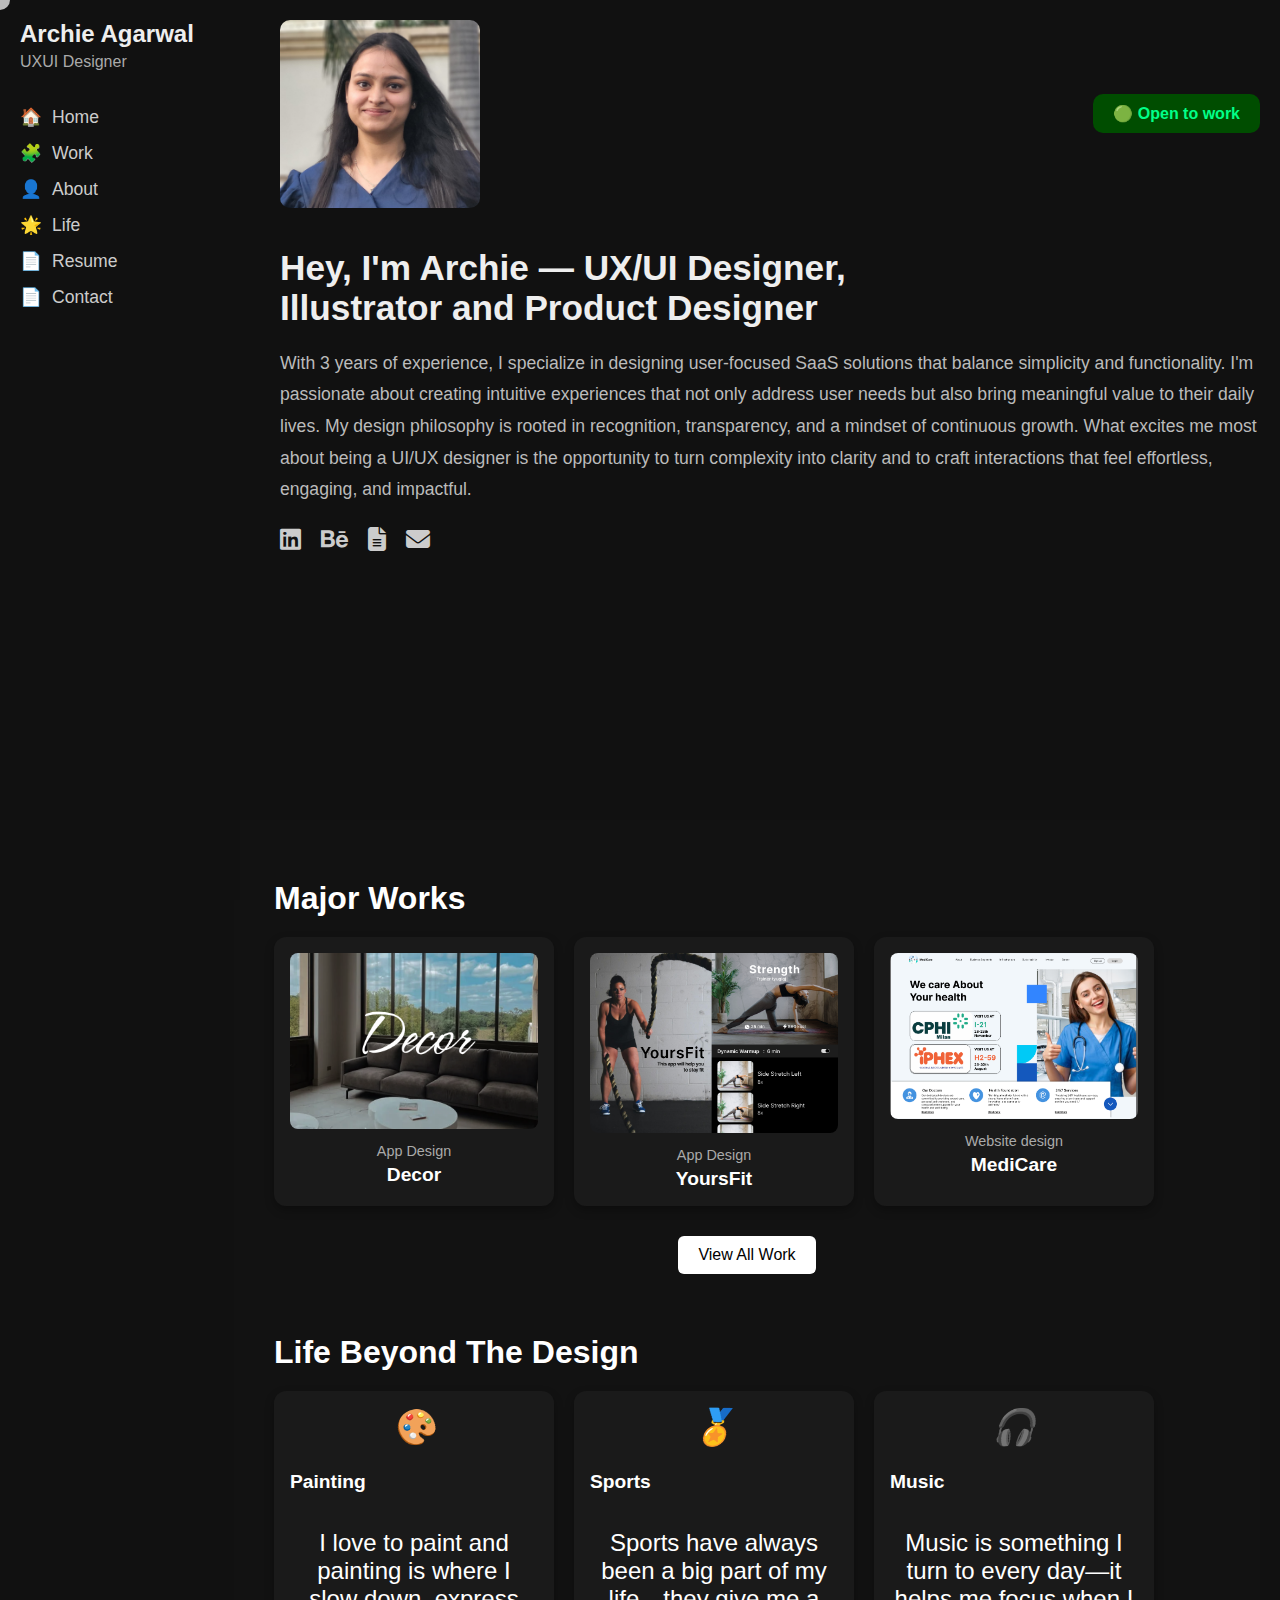
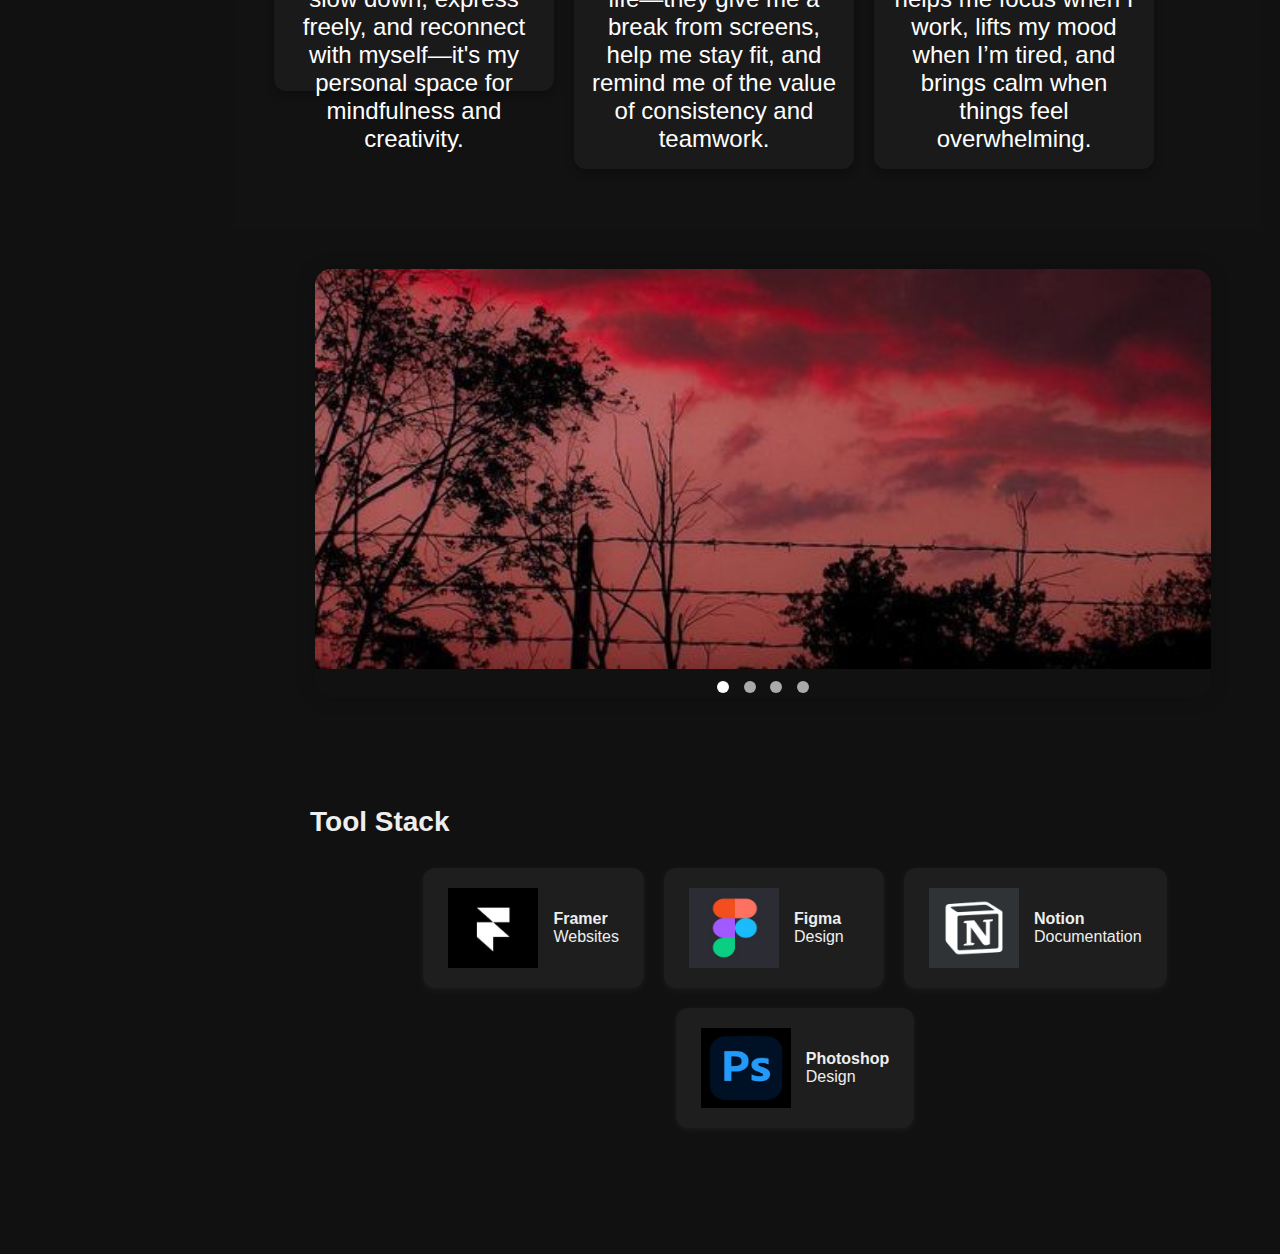
<file: index.html>
<!DOCTYPE html>
<html lang="en">

<head>
  <meta charset="UTF-8" />
  <meta name="viewport" content="width=device-width, initial-scale=1.0" />
  <title>Archie Agarwal — UXUI Designer</title>
  <link rel="stylesheet" href="index.css" />
  <link rel="stylesheet" href="https://cdnjs.cloudflare.com/ajax/libs/font-awesome/6.4.0/css/all.min.css">

  <script defer src="index.js"></script>
</head>

<body>
  <div class="cursor-effect"></div>
  <div class="container">
    <aside class="sidebar">
      <div class="profile">
        <h2>Archie Agarwal</h2>
        <p>UXUI Designer</p>
        <br><br>
      </div>
      <nav class="nav-links">
        <a href="index.html"><span>🏠</span> Home</a>
        
        <a href="work.html"><span>🧩</span> Work</a>
        
        <a href="index.html"><span>👤</span> About</a>
        <!-- <hr> -->
        <a href="index.html"><span>🌟</span> Life</a>
        <!-- <hr> -->
        <a href="index.html"><span>📄</span> Resume</a>
        <!-- <hr> -->
        <a href="index.html"><span>📄</span> Contact</a>
        <!-- <hr> -->
      </nav>
    </aside>

    <main class="main-content">
      <div class="header">
        <img src="IMG_20250523_220335.jpg" alt="Archie Profile Picture" class="profile-img" />
        <span class="status">🟢 Open to work</span>
      </div>
      <section class="intro">
        <h1 style="font-size: xxxx-large;">Hey, I'm Archie — UX/UI Designer,<br> Illustrator and Product Designer</h1>
        <p>
          With 3 years of experience, I specialize in designing user-focused SaaS solutions that balance simplicity and
          functionality. I'm passionate about creating intuitive experiences that not only address user needs but also
          bring meaningful value to their daily lives. My design philosophy is rooted in recognition, transparency, and
          a mindset of continuous growth. What excites me most about being a UI/UX designer is the opportunity to turn
          complexity into clarity and to craft interactions that feel effortless, engaging, and impactful.
        </p>
        <div class="social-links">
          <a href="https://www.linkedin.com/in/archie-agarwal-b45993272/" title="LinkedIn"><i
              class="fab fa-linkedin"></i> </a>
          <a href="https://www.behance.net/archieagarwal2" title="Behance"> <i class="fab fa-behance"></i></a>
          <a href="https://drive.google.com/file/d/17jMKtHEltidWI4Ks4qaQRQOaCGWQ3m3k/view?usp=sharing"
            title="Portfolio"><i class="fas fa-file-alt"></i></a>
          <a href="mailto:archieagarwal37a@gmail.com" title="contact"><i class="fa fa-envelope"></i></a>
        </div>
      </section>
    </main>
  </div>


  <main class="main-content">
    <section class="work-section">
      <h2 style="text-align: left;">Major Works</h2>
      <div class="work-grid">

        <div class="work-card">
          <a href="Work4.html">
            <img src="mj1.png" alt="Data Extraction: Complex Tables">
          </a>
          <p class="project-type">App Design</p>
          <h3>Decor</h3>
        </div>

        <!-- Work 2 -->
        <div class="work-card">
          <a href="Work2.html">
            <img src="mj2.png" alt="Chat Feature In Staple">
          </a>
          <p class="project-type">App Design</p>
          <h3>YoursFit</h3>
        </div>

        <!-- Work 3 -->
        <div class="work-card">
          <a href="Work3.html">
            <img src="mj3.png" alt="NOMHUT: AI Travel Planner">
          </a>
          <p class="project-type">Website design</p>
          <h3>MediCare</h3>
        </div>
      </div>

      <button class="view-all-btn" onclick="window.location.href='work.html'">View All Work</button>

    </section>
  </main>




  <main class="main-content">
    <section class="work-section">
      <h2 style="text-align: left;">Life Beyond The Design</h2>
      <div class="work-grid">
        <!-- Work 1 -->
        <div class="work-card" style="height: 300px;">
          <i class="life-icon">&#127912;</i>

          <p>
          <h3 style="text-align: left;">Painting</h4>
            </p>
            <br><br>
            <p style="font-size: x-large;">I love to paint and painting is where I slow down, express freely, and
              reconnect with myself—it's my personal space for mindfulness and creativity.</p>
        </div>

        <!-- Work 2 -->
        <div class="work-card">
           <i class="life-icon">&#127941;</i>



          <p>
          <h3 style="text-align: left;">Sports</h4>
            </p>
            <br><br>
            <p style="font-size: x-large;">Sports have always been a big part of my life—they give me a break from
              screens, help me stay fit, and remind me of the value of consistency and teamwork.</p>
        </div>

        <!-- Work 3 -->
        <div class="work-card">
          <i class="life-icon">&#127911;</i>

          <p>
          <h3 style="text-align: left;">Music</h4>
            </p>
            <br><br>
            <p style="font-size: x-large;">Music is something I turn to every day—it helps me focus when I work, lifts
              my mood when I’m tired, and brings calm when things feel overwhelming.</p>
        </div>
      </div>


    </section>
  </main>





  <div class="carousel-container">
    <div class="carousel">
      <img src="a1.jpg" class="carousel-image active" alt="Image 1">
      <img src="a2.jpg" class="carousel-image" alt="Image 2">
      <img src="a3.jpg" class="carousel-image" alt="Image 3">
      <img src="a4.jpg" class="carousel-image active" alt="Image 1">
    </div>
    <div class="carousel-dots">
      <span class="dot active"></span>
      <span class="dot"></span>
      <span class="dot"></span>
      <span class="dot"></span>
    </div>
  </div>






  <section class="tool-stack">
    <h2 style="text-align: left;">Tool Stack</h2>
    <div class="tools">
      <div class="tool-card">
        <img src="Framer.png" alt="Framer" />
        <div>
          <strong>Framer</strong>
          <p>Websites</p>
        </div>
      </div>
      <div class="tool-card">
        <img src="figmaelements.png" alt="Figma" />
        <div>
          <strong>Figma</strong>
          <p>Design</p>
        </div>
      </div>
      <div class="tool-card">
        <img src="Notion.png" alt="Notion" />
        <div>
          <strong>Notion</strong>
          <p>Documentation</p>
        </div>
      </div>
      <div class="tool-card">
        <img src="photoshop.jpg" alt="Photoshop" />
        <div>
          <strong>Photoshop</strong>
          <p>Design</p>
        </div>
      </div>
    </div>
  </section>

  <br>
  <br>
  <br>
  <br>
  <br>
  <br>
  <br>











  <script src="index.js"></script>
</body>

</html>
</file>
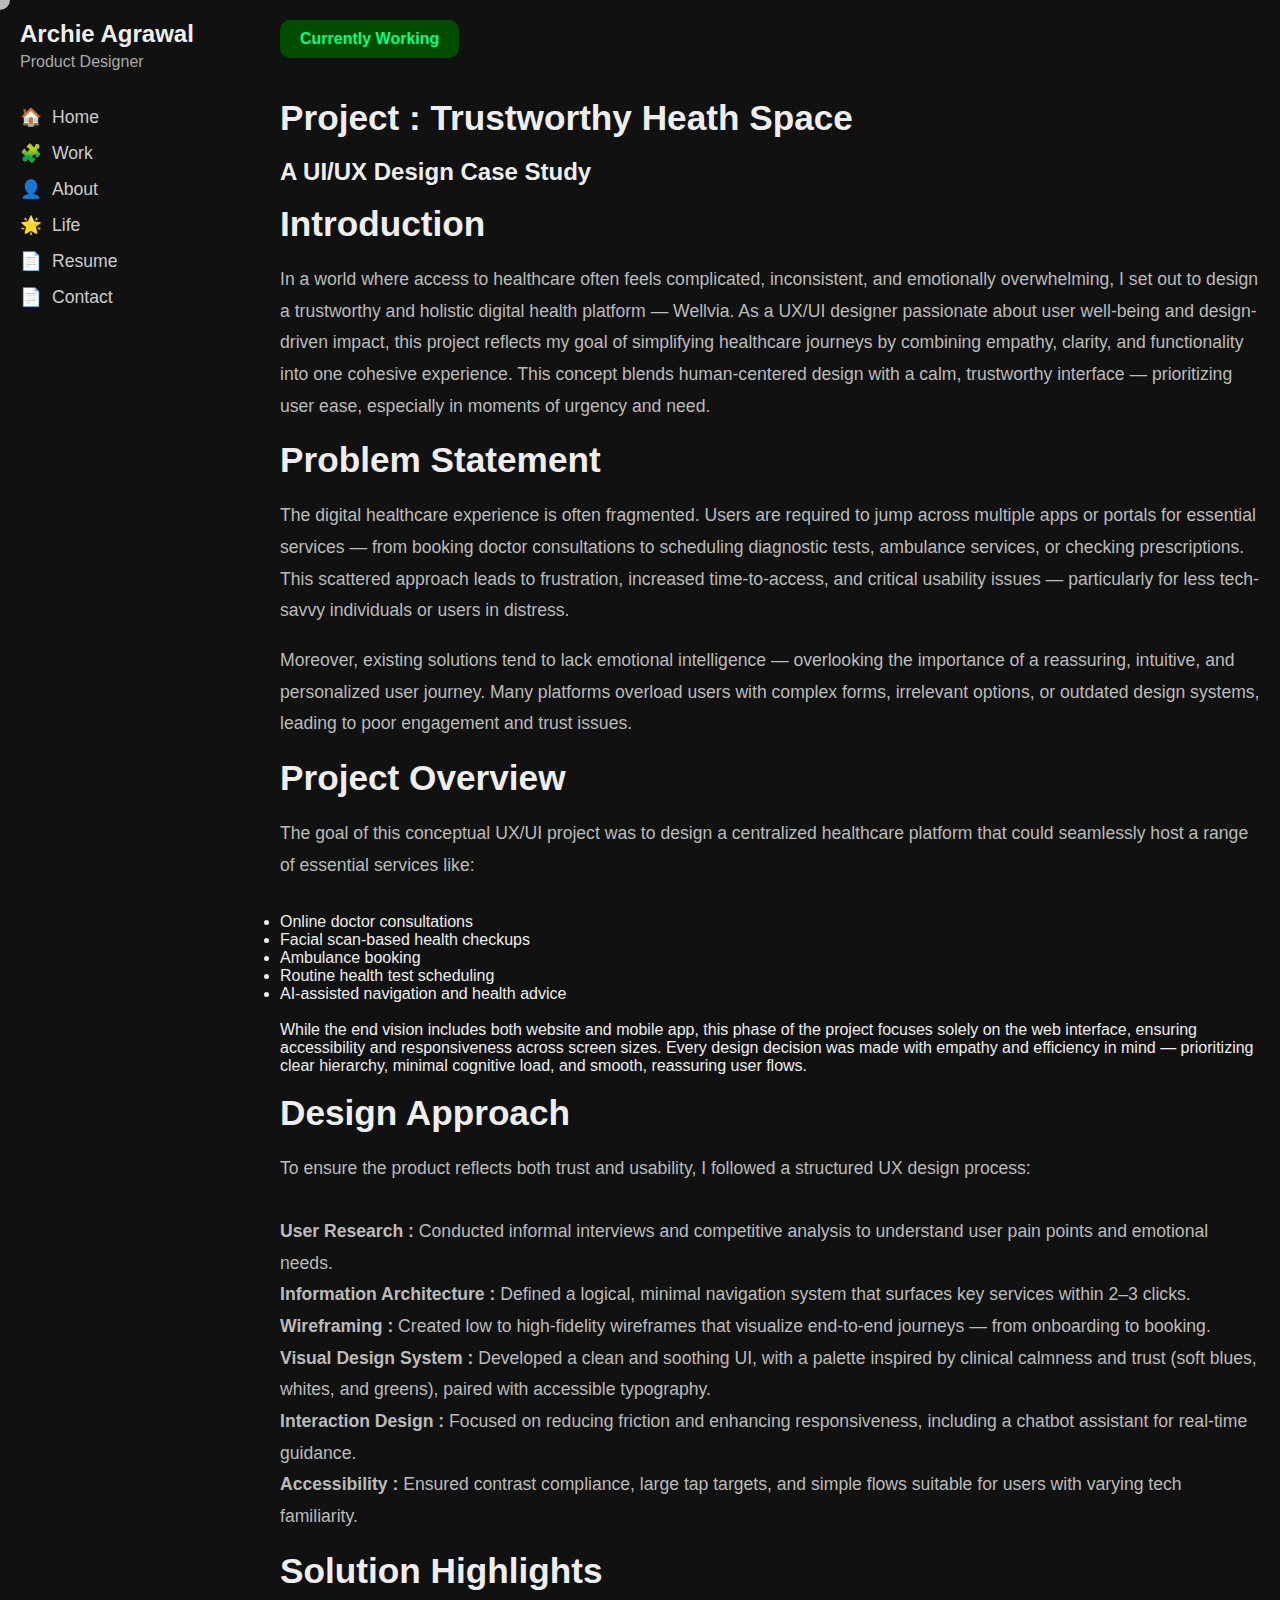
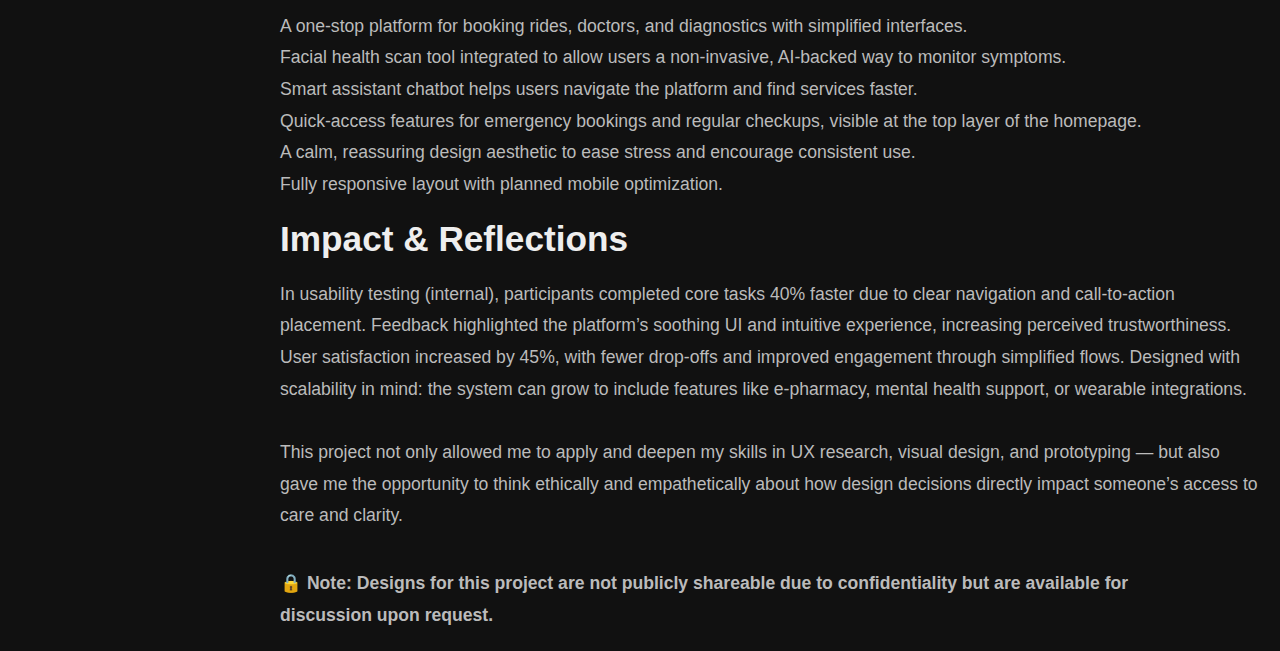
<file: Work1.html>
<!DOCTYPE html>
<html lang="en">

<head>
    <meta charset="UTF-8" />
    <meta name="viewport" content="width=device-width, initial-scale=1.0" />
    <title>Archie Agarwal — UXUI Designer</title>
    <link rel="stylesheet" href="work1.css" />
    <link rel="stylesheet" href="https://cdnjs.cloudflare.com/ajax/libs/font-awesome/6.4.0/css/all.min.css">

    <script defer src="index.js"></script>
</head>

<body>
    <div class="cursor-effect"></div>
    <div class="container">
        <aside class="sidebar">
            <div class="profile">
                <h2>Archie Agrawal</h2>
                <p>Product Designer</p>
                <br><br>
            </div>
            <nav class="nav-links">
                <a href="index.html"><span>🏠</span> Home</a>
                <!-- <hr> -->
                <a href="work.html"><span>🧩</span> Work</a>
                <!-- <hr> -->
                <a href="index.html"><span>👤</span> About</a>
                <!-- <hr> -->
                <a href="index.html"><span>🌟</span> Life</a>
                <!-- <hr> -->
                <a href="index.html"><span>📄</span> Resume</a>
                <!-- <hr> -->
                <a href="index.html"><span>📄</span> Contact</a>
                <!-- <hr> -->
            </nav>
        </aside>
        <main class="main-content">
            <div class="header">
                <span class="status">Currently Working</span>
            </div>
            <section class="intro">
                <h1 style="font-size: xxxx-large;">Project : Trustworthy Heath Space <br></h1>
                <h2>A UI/UX Design Case Study</h2>
                <br>
                <h1 style="font-size: xxxx-large;">Introduction</h1>
                <p>
                    In a world where access to healthcare often feels complicated, inconsistent, and emotionally
                    overwhelming, I set out to design a trustworthy and holistic digital health platform — Wellvia. As a
                    UX/UI designer passionate about user well-being and design-driven impact, this project reflects my
                    goal of simplifying healthcare journeys by combining empathy, clarity, and functionality into one
                    cohesive experience. This concept blends human-centered design with a calm, trustworthy interface —
                    prioritizing user ease, especially in moments of urgency and need.

                </p>
                <br>
                <h1 style="font-size: xxxx-large;">Problem Statement</h1>

                <p>
                    The digital healthcare experience is often fragmented. Users are required to jump across multiple
                    apps or portals for essential services — from booking doctor consultations to scheduling diagnostic
                    tests, ambulance services, or checking prescriptions. This scattered approach leads to frustration,
                    increased time-to-access, and critical usability issues — particularly for less tech-savvy
                    individuals or users in distress.

                </p>
                <br>

                <p>
                    Moreover, existing solutions tend to lack emotional intelligence — overlooking the importance of a
                    reassuring, intuitive, and personalized user journey. Many platforms overload users with complex
                    forms, irrelevant options, or outdated design systems, leading to poor engagement and trust issues.
                </p>
                <br>
                <h1 style="font-size: xxxx-large;">Project Overview</h1>
                <p>
                    The goal of this conceptual UX/UI project was to design a centralized healthcare platform that could
                    seamlessly host a range of essential services like:
                    <br>
                    <br>
                    <li>Online doctor consultations</li>
                    <li>Facial scan-based health checkups</li>
                    <li>Ambulance booking</li>
                    <li>Routine health test scheduling</li>
                    <li>AI-assisted navigation and health advice</li>
                    <br>
                    While the end vision includes both website and mobile app, this phase of the project focuses solely
                    on the web interface, ensuring accessibility and responsiveness across screen sizes. Every design
                    decision was made with empathy and efficiency in mind — prioritizing clear hierarchy, minimal
                    cognitive load, and smooth, reassuring user flows.

                </p>
                <br>
                <h1 style="font-size: xxxx-large;">Design Approach</h1>
                <p>
                    To ensure the product reflects both trust and usability, I followed a structured UX design process:
                    <br>
                    <br>

                    <l1><b>User Research :</b> Conducted informal interviews and competitive analysis to understand user
                        pain points and emotional needs.</l1>
                    <br>
                    <l1><b>Information Architecture :</b> Defined a logical, minimal navigation system that surfaces key
                        services within 2–3 clicks.
                    </l1>
                    <br>
                    <l1><b>Wireframing :</b> Created low to high-fidelity wireframes that visualize end-to-end journeys
                        — from onboarding to booking.
                    </l1>
                    <l1><b>Visual Design System :</b> Developed a clean and soothing UI, with a palette inspired by
                        clinical calmness and trust (soft blues, whites, and greens), paired with accessible typography.
                    </l1>
                    <br>
                    <l1><b>Interaction Design :</b> Focused on reducing friction and enhancing responsiveness, including
                        a chatbot assistant for real-time guidance.
                    </l1>
                    <br>
                    <l1><b>Accessibility :</b> Ensured contrast compliance, large tap targets, and simple flows suitable
                        for users with varying tech familiarity.
                    </l1>
                    <br>
                </p>


                <br>
                <h1 style="font-size: xxxx-large;">Solution Highlights</h1>

                <p>
                <p>A one-stop platform for booking rides, doctors, and diagnostics with simplified interfaces.</p>
                <p>
                    Facial health scan tool integrated to allow users a non-invasive, AI-backed way to monitor symptoms.

                </p>
                <p>
                    Smart assistant chatbot helps users navigate the platform and find services faster.
                </p>
                <p>
                    Quick-access features for emergency bookings and regular checkups, visible at the top layer of the
                    homepage.
                </p>
                <p>
                    A calm, reassuring design aesthetic to ease stress and encourage consistent use.
                </p>
                <p>
                    Fully responsive layout with planned mobile optimization.

                </p>
                </p>
                <br>
                <h1 style="font-size: xxxx-large;">Impact & Reflections</h1>
                <p>
                    In usability testing (internal), participants completed core tasks 40% faster due to clear
                    navigation and call-to-action placement.

                    Feedback highlighted the platform’s soothing UI and intuitive experience, increasing perceived
                    trustworthiness.

                    User satisfaction increased by 45%, with fewer drop-offs and improved engagement through simplified
                    flows.

                    Designed with scalability in mind: the system can grow to include features like e-pharmacy, mental
                    health support, or wearable integrations.
                    <br>
                    <br>

                    This project not only allowed me to apply and deepen my skills in UX research, visual design, and
                    prototyping — but also gave me the opportunity to think ethically and empathetically about how
                    design decisions directly impact someone’s access to care and clarity.
                </p>

                <br>
                <br>
                <p>
                    <b> 🔒 Note: Designs for this project are not publicly shareable due to confidentiality but are
                        available for discussion upon request.</b>
                </p>


            </section>
        </main>

    </div>
</file>
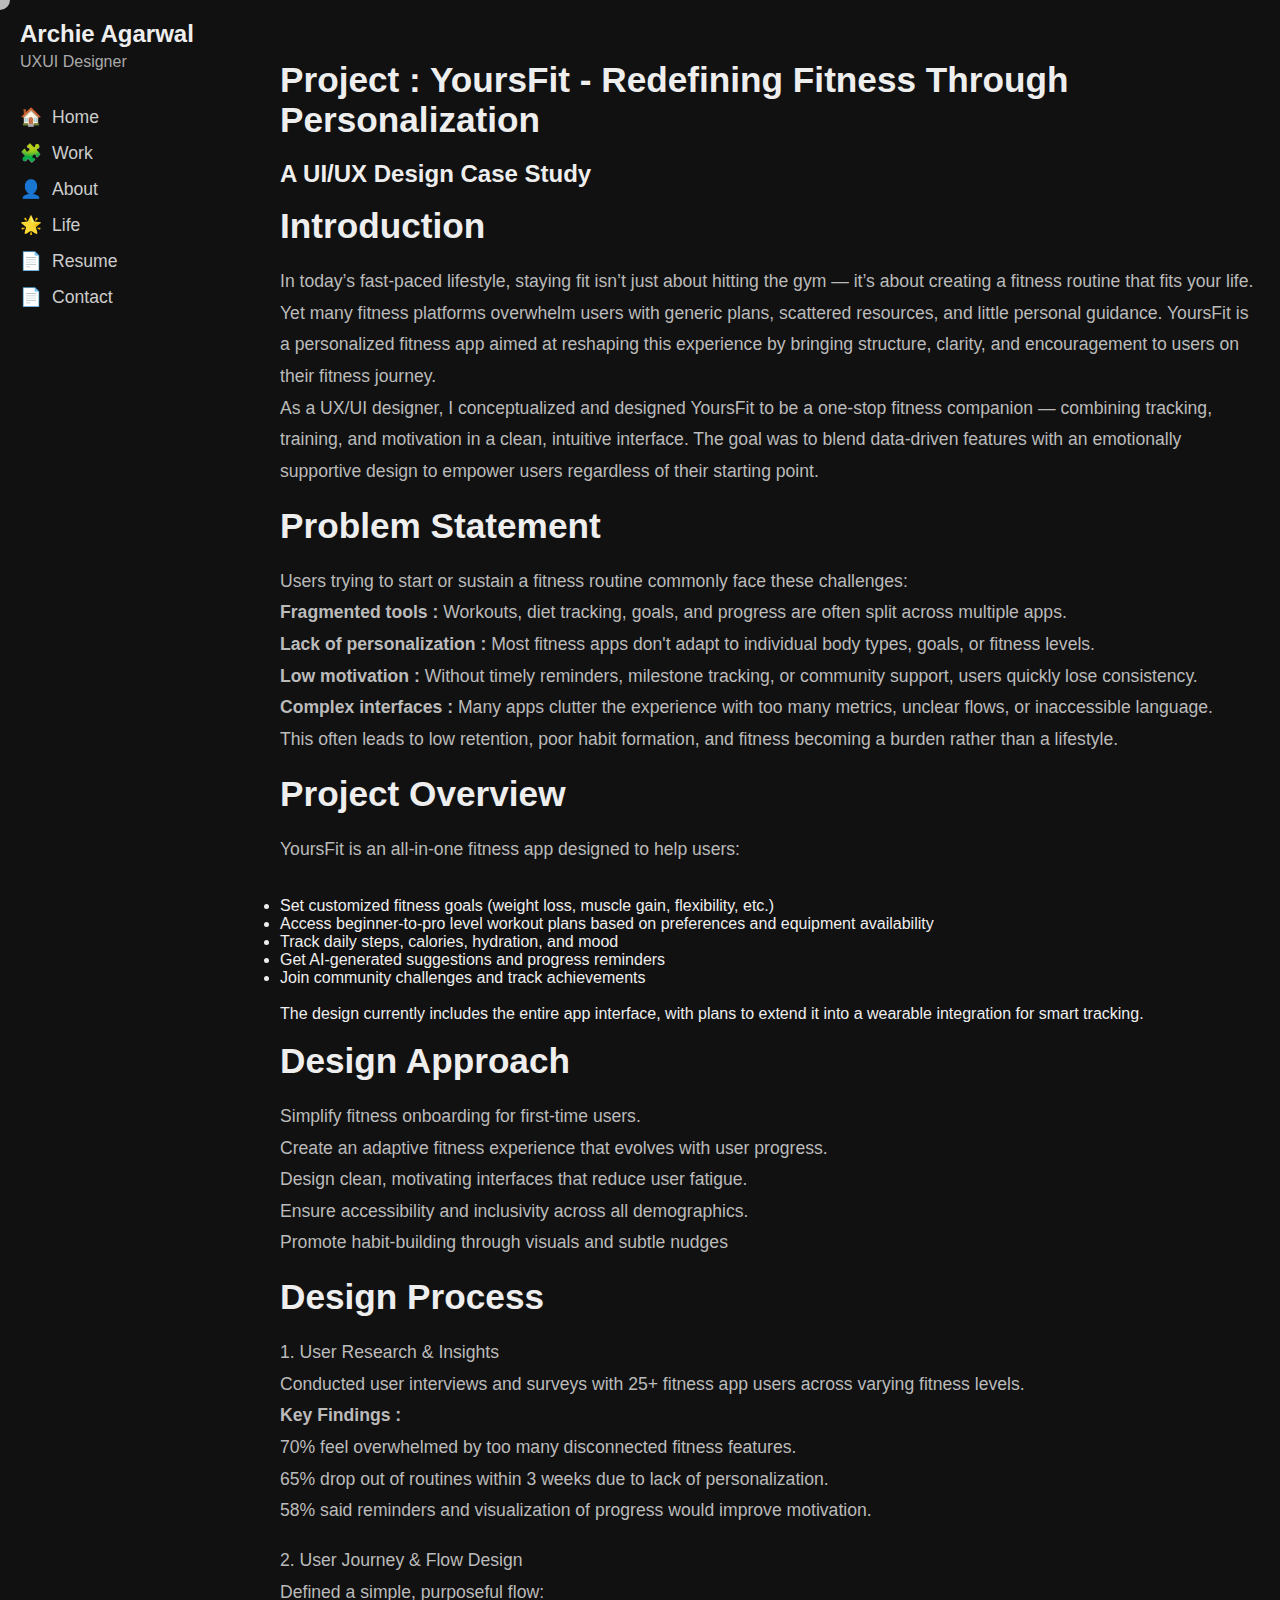
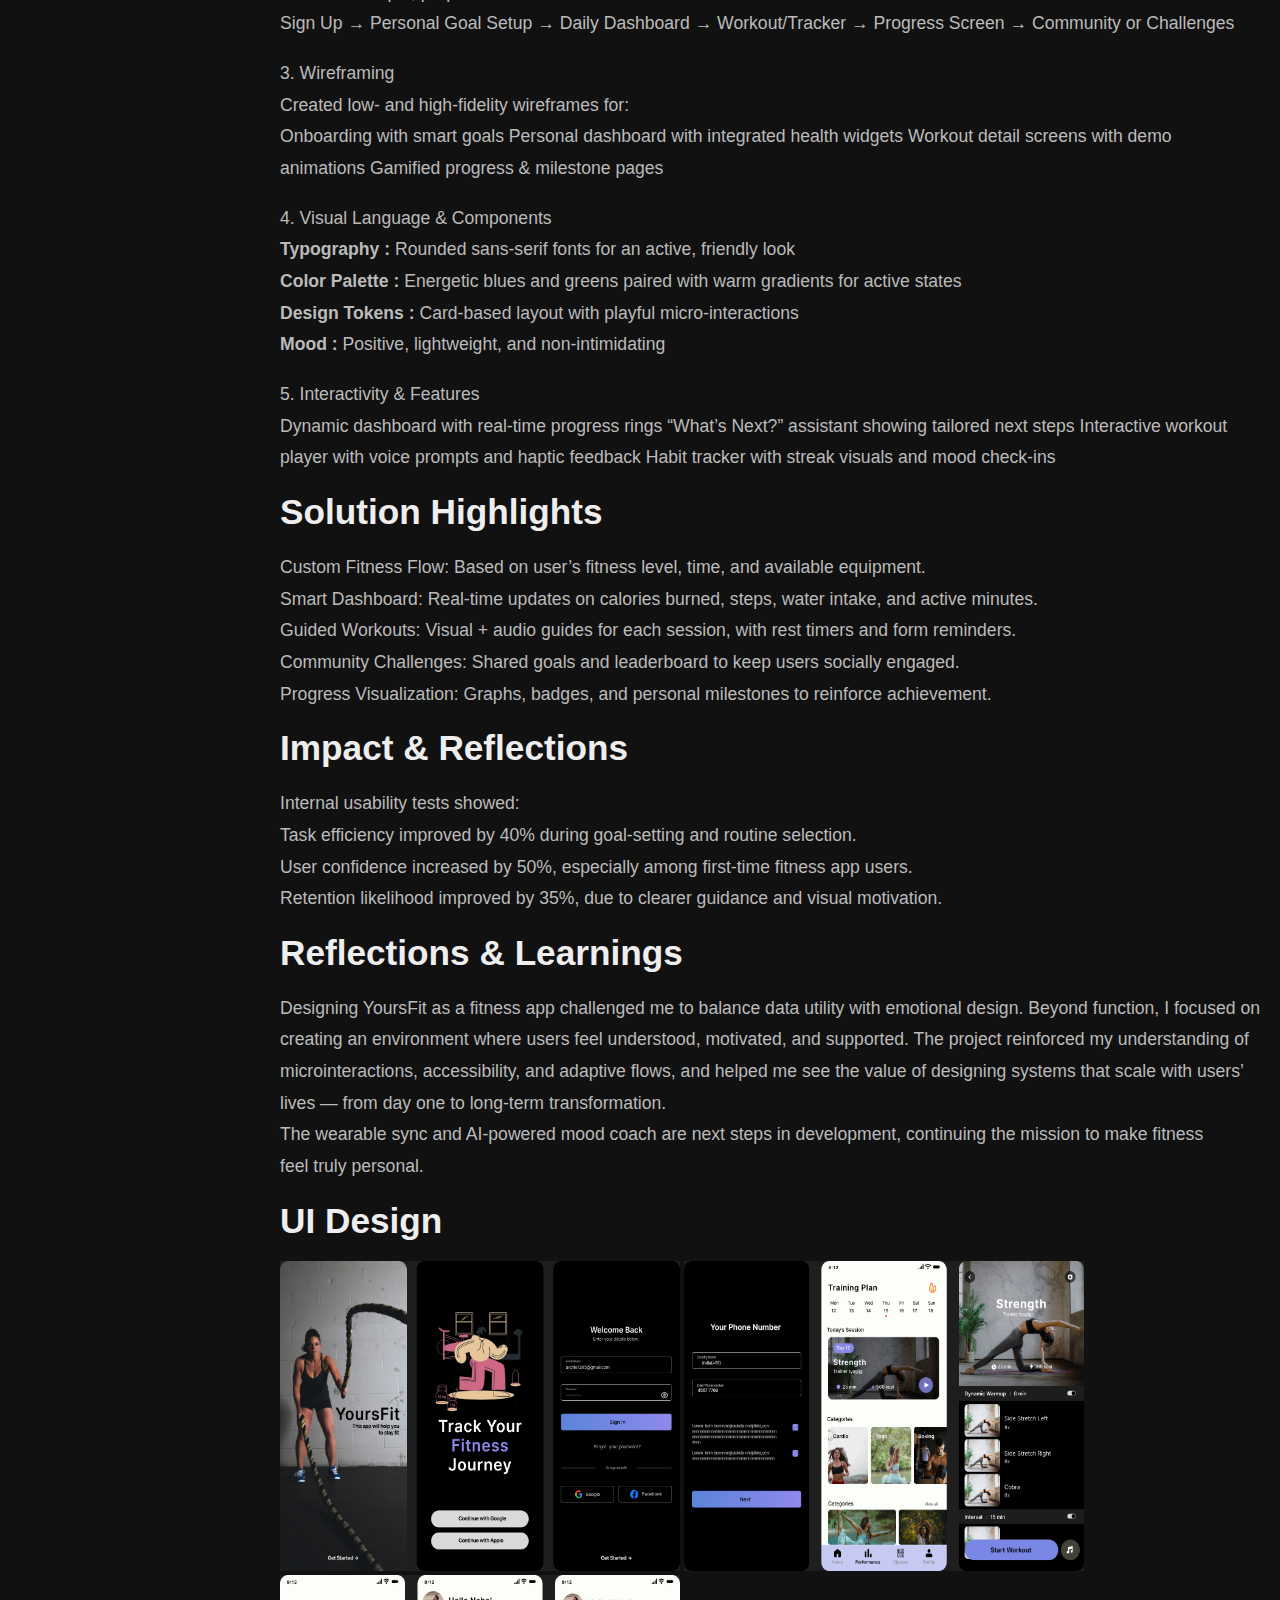
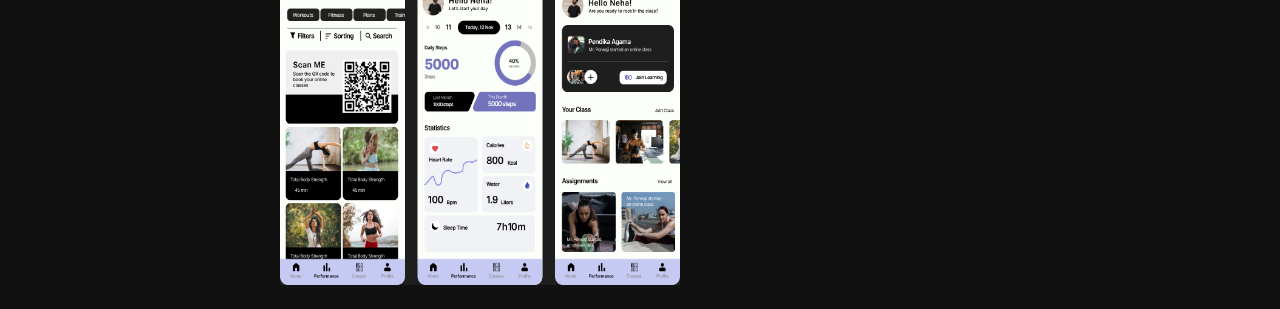
<file: Work2.html>
<!DOCTYPE html>
<html lang="en">

<head>
    <meta charset="UTF-8" />
    <meta name="viewport" content="width=device-width, initial-scale=1.0" />
    <title>Archie Agarwal — UXUI Designer</title>
    <link rel="stylesheet" href="work1.css" />
    <link rel="stylesheet" href="https://cdnjs.cloudflare.com/ajax/libs/font-awesome/6.4.0/css/all.min.css">

    <script defer src="index.js"></script>
</head>

<body>
    <div class="cursor-effect"></div>
    <div class="container">
        <aside class="sidebar">
            <div class="profile">
                <h2>Archie Agarwal</h2>
                <p>UXUI Designer</p>
                <br><br>
            </div>
            <nav class="nav-links">
                <a href="index.html"><span>🏠</span> Home</a>
                <!-- <hr> -->
                <a href="work.html"><span>🧩</span> Work</a>
                <!-- <hr> -->
                <a href="index.html"><span>👤</span> About</a>
                <!-- <hr> -->
                <a href="index.html"><span>🌟</span> Life</a>
                <!-- <hr> -->
                <a href="index.html"><span>📄</span> Resume</a>
                <!-- <hr> -->
                <a href="index.html"><span>📄</span> Contact</a>
                <!-- <hr> -->
            </nav>
        </aside>
        <main class="main-content">
            <section class="intro">
                <h1 style="font-size: xxxx-large;">Project : YoursFit - Redefining Fitness Through Personalization <br>
                </h1>
                <h2>A UI/UX Design Case Study</h2>
                <br>
                <h1 style="font-size: xxxx-large;">Introduction</h1>
                <p>
                    In today’s fast-paced lifestyle, staying fit isn’t just about hitting the gym — it’s about creating
                    a fitness routine that fits your life. Yet many fitness platforms overwhelm users with generic
                    plans, scattered resources, and little personal guidance. YoursFit is a personalized fitness app
                    aimed at reshaping this experience by bringing structure, clarity, and encouragement to users on
                    their fitness journey.

                    <br>

                    As a UX/UI designer, I conceptualized and designed YoursFit to be a one-stop fitness companion —
                    combining tracking, training, and motivation in a clean, intuitive interface. The goal was to blend
                    data-driven features with an emotionally supportive design to empower users regardless of their
                    starting point.
                </p>
                <br>

                <h1 style="font-size: xxxx-large;">Problem Statement</h1>

                <p>
                    Users trying to start or sustain a fitness routine commonly face these challenges:
                </p>

                <p> <b>Fragmented tools :</b> Workouts, diet tracking, goals, and progress are often split across
                    multiple apps.
                </p>

                <p><b>Lack of personalization :</b> Most fitness apps don't adapt to individual body types, goals, or
                    fitness
                    levels.
                </p>
                <p><b>Low motivation :</b> Without timely reminders, milestone tracking, or community support, users
                    quickly
                    lose consistency.
                </p>
                <p><b>Complex interfaces :</b> Many apps clutter the experience with too many metrics, unclear flows, or
                    inaccessible language.
                </p>
                <p>
                    This often leads to low retention, poor habit formation, and fitness becoming a burden rather than a
                    lifestyle.
                </p>


                <br>
                <h1 style="font-size: xxxx-large;">Project Overview</h1>
                <p>
                    YoursFit is an all-in-one fitness app designed to help users:
                    <br>
                    <br>
                    <li>Set customized fitness goals (weight loss, muscle gain, flexibility, etc.)</li>
                    <li>Access beginner-to-pro level workout plans based on preferences and equipment availability</li>
                    <li>Track daily steps, calories, hydration, and mood</li>
                    <li>Get AI-generated suggestions and progress reminders</li>
                    <li>Join community challenges and track achievements</li>
                    <br>
                    The design currently includes the entire app interface, with plans to extend it into a wearable
                    integration for smart tracking.
                </p>
                <br>
                <h1 style="font-size: xxxx-large;">Design Approach</h1>
                <p>
                    Simplify fitness onboarding for first-time users. <br>
                    Create an adaptive fitness experience that evolves with user progress.<br>

                    Design clean, motivating interfaces that reduce user fatigue.<br>

                    Ensure accessibility and inclusivity across all demographics.<br>

                    Promote habit-building through visuals and subtle nudges

                </p>


                <br>
                <h1 style="font-size: xxxx-large;">Design Process</h1>
                <p>
                    <l1>1. User Research & Insights</l1>
                </p>
                <p>Conducted user interviews and surveys with 25+ fitness app users across varying fitness levels.</p>
                <p><b>Key Findings :</b></p>
                <p>70% feel overwhelmed by too many disconnected fitness features.
                    <br>
                    65% drop out of routines within 3 weeks due to lack of personalization.
                    <br>
                    58% said reminders and visualization of progress would improve motivation.
                </p>

                <br>
                <p>
                    <l1>
                        2. User Journey & Flow Design</l1>
                <p>
                    Defined a simple, purposeful flow:
                </p>
                <p>Sign Up → Personal Goal Setup → Daily Dashboard → Workout/Tracker → Progress Screen → Community or
                    Challenges
                </p>
                </p>
                <br>
                <p>
                    3. Wireframing<br>
                    Created low- and high-fidelity wireframes for:<br>

                    Onboarding with smart goals

                    Personal dashboard with integrated health widgets

                    Workout detail screens with demo animations

                    Gamified progress & milestone pages
                </p>
                <br>
                <p>4. Visual Language & Components<br>
                    <b>Typography :</b> Rounded sans-serif fonts for an active, friendly look<br>

                    <b>Color Palette :</b> Energetic blues and greens paired with warm gradients for active states<br>

                    <b> Design Tokens :</b> Card-based layout with playful micro-interactions<br>

                    <b> Mood :</b> Positive, lightweight, and non-intimidating
                </p>

                <br>
                <p>
                    5. Interactivity & Features<br>
                    Dynamic dashboard with real-time progress rings

                    “What’s Next?” assistant showing tailored next steps

                    Interactive workout player with voice prompts and haptic feedback

                    Habit tracker with streak visuals and mood check-ins

                </p>
                <br>





                <h1 style="font-size: xxxx-large;">Solution Highlights</h1>

                <p>
                    Custom Fitness Flow: Based on user’s fitness level, time, and available equipment.<br>

                    Smart Dashboard: Real-time updates on calories burned, steps, water intake, and active minutes.<br>

                    Guided Workouts: Visual + audio guides for each session, with rest timers and form reminders.<br>

                    Community Challenges: Shared goals and leaderboard to keep users socially engaged.<br>

                    Progress Visualization: Graphs, badges, and personal milestones to reinforce achievement.

                </p>
                <br>
                <h1 style="font-size: xxxx-large;">Impact & Reflections</h1>
                <p>
                    Internal usability tests showed:<br>

                    Task efficiency improved by 40% during goal-setting and routine selection.<br>

                    User confidence increased by 50%, especially among first-time fitness app users.
                    <br>
                    Retention likelihood improved by 35%, due to clearer guidance and visual motivation.

                </p>

                <br>

                <h1 style="font-size: xxxx-large;">Reflections & Learnings</h1>
                <p>
                    Designing YoursFit as a fitness app challenged me to balance data utility with emotional design.
                    Beyond function, I focused on creating an environment where users feel understood, motivated, and
                    supported. The project reinforced my understanding of microinteractions, accessibility, and adaptive
                    flows, and helped me see the value of designing systems that scale with users’ lives — from day one
                    to long-term transformation.
                    <br>
                    The wearable sync and AI-powered mood coach are next steps in development, continuing the mission to
                    make fitness feel truly personal.

                </p>
                <br>

<h1 style="font-size: xxxx-large;">UI Design</h1>
<img src="f1.png" style="height: 310px; width: 400px;">
<img src="f2.png" style="height: 310px; width: 400px;"><img src="f3.png" style="height: 310px; width: 400px;">


            </section>
        </main>

    </div>
</file>
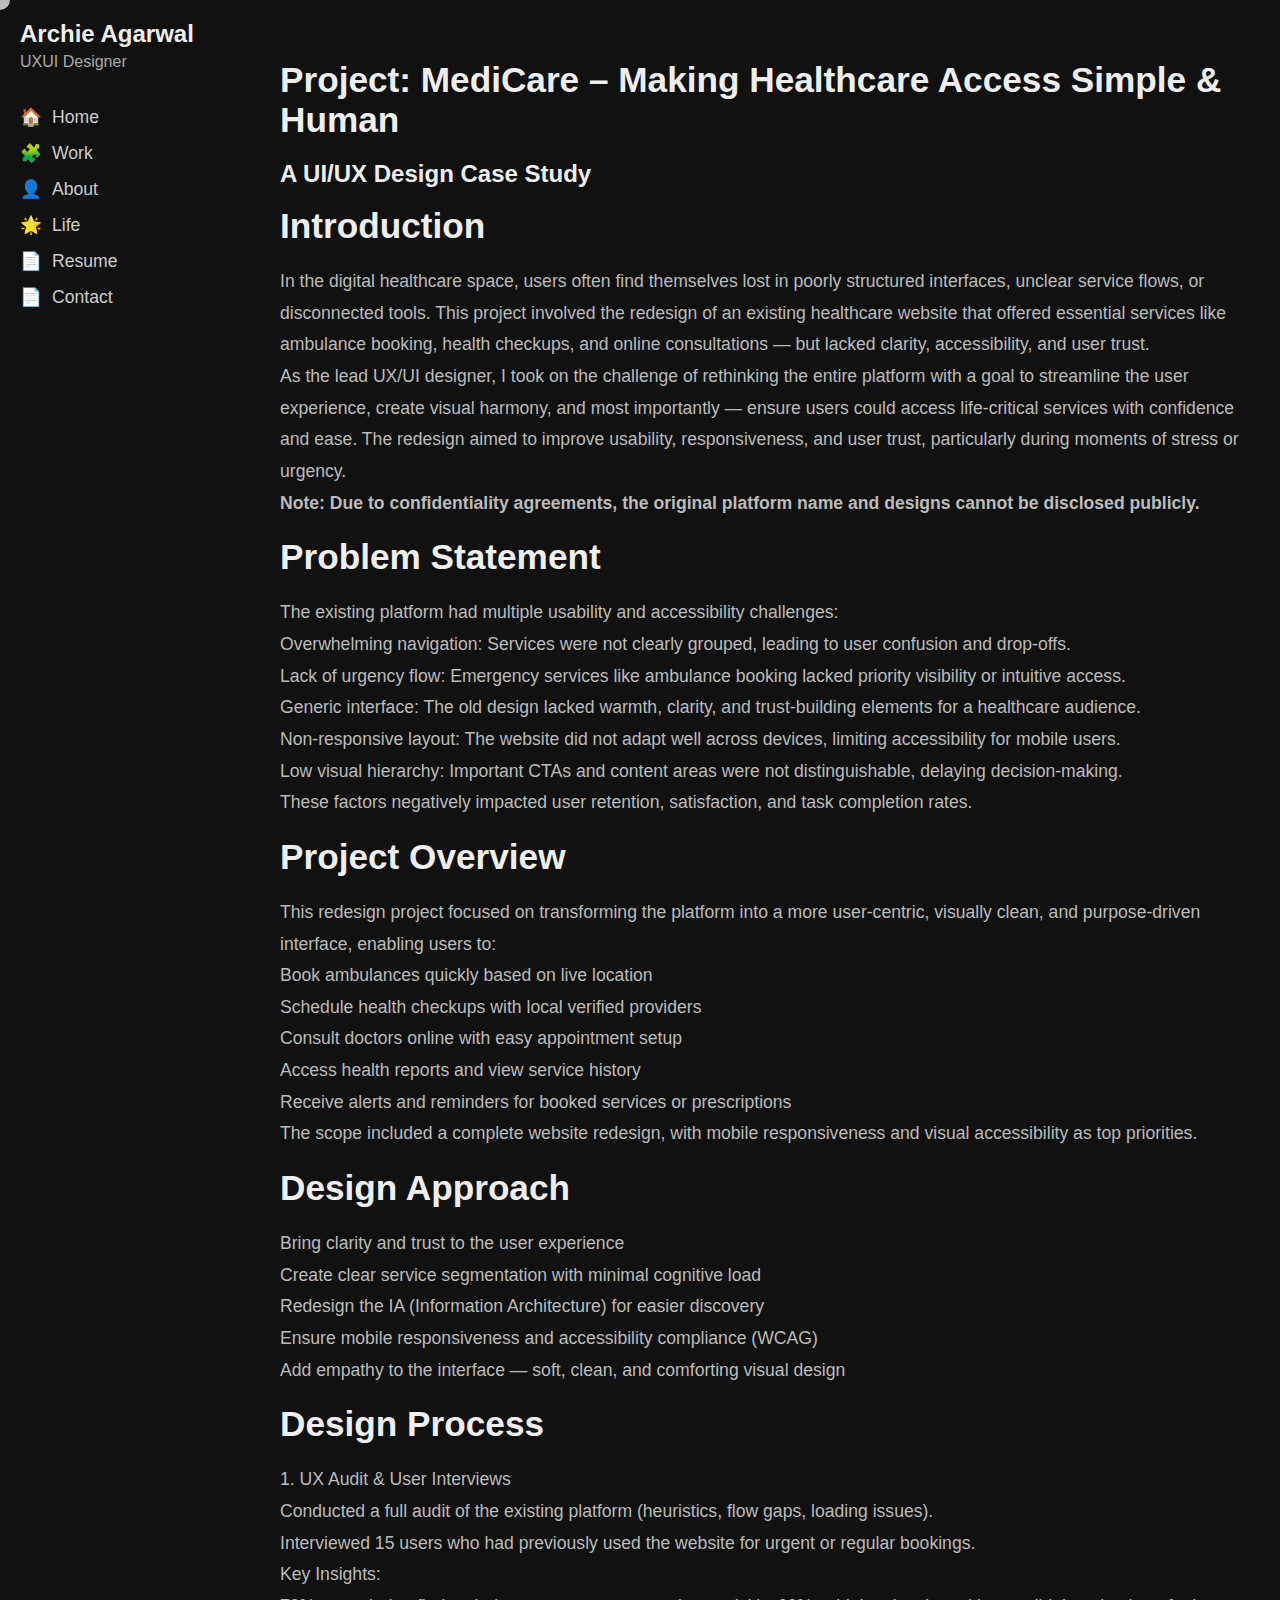
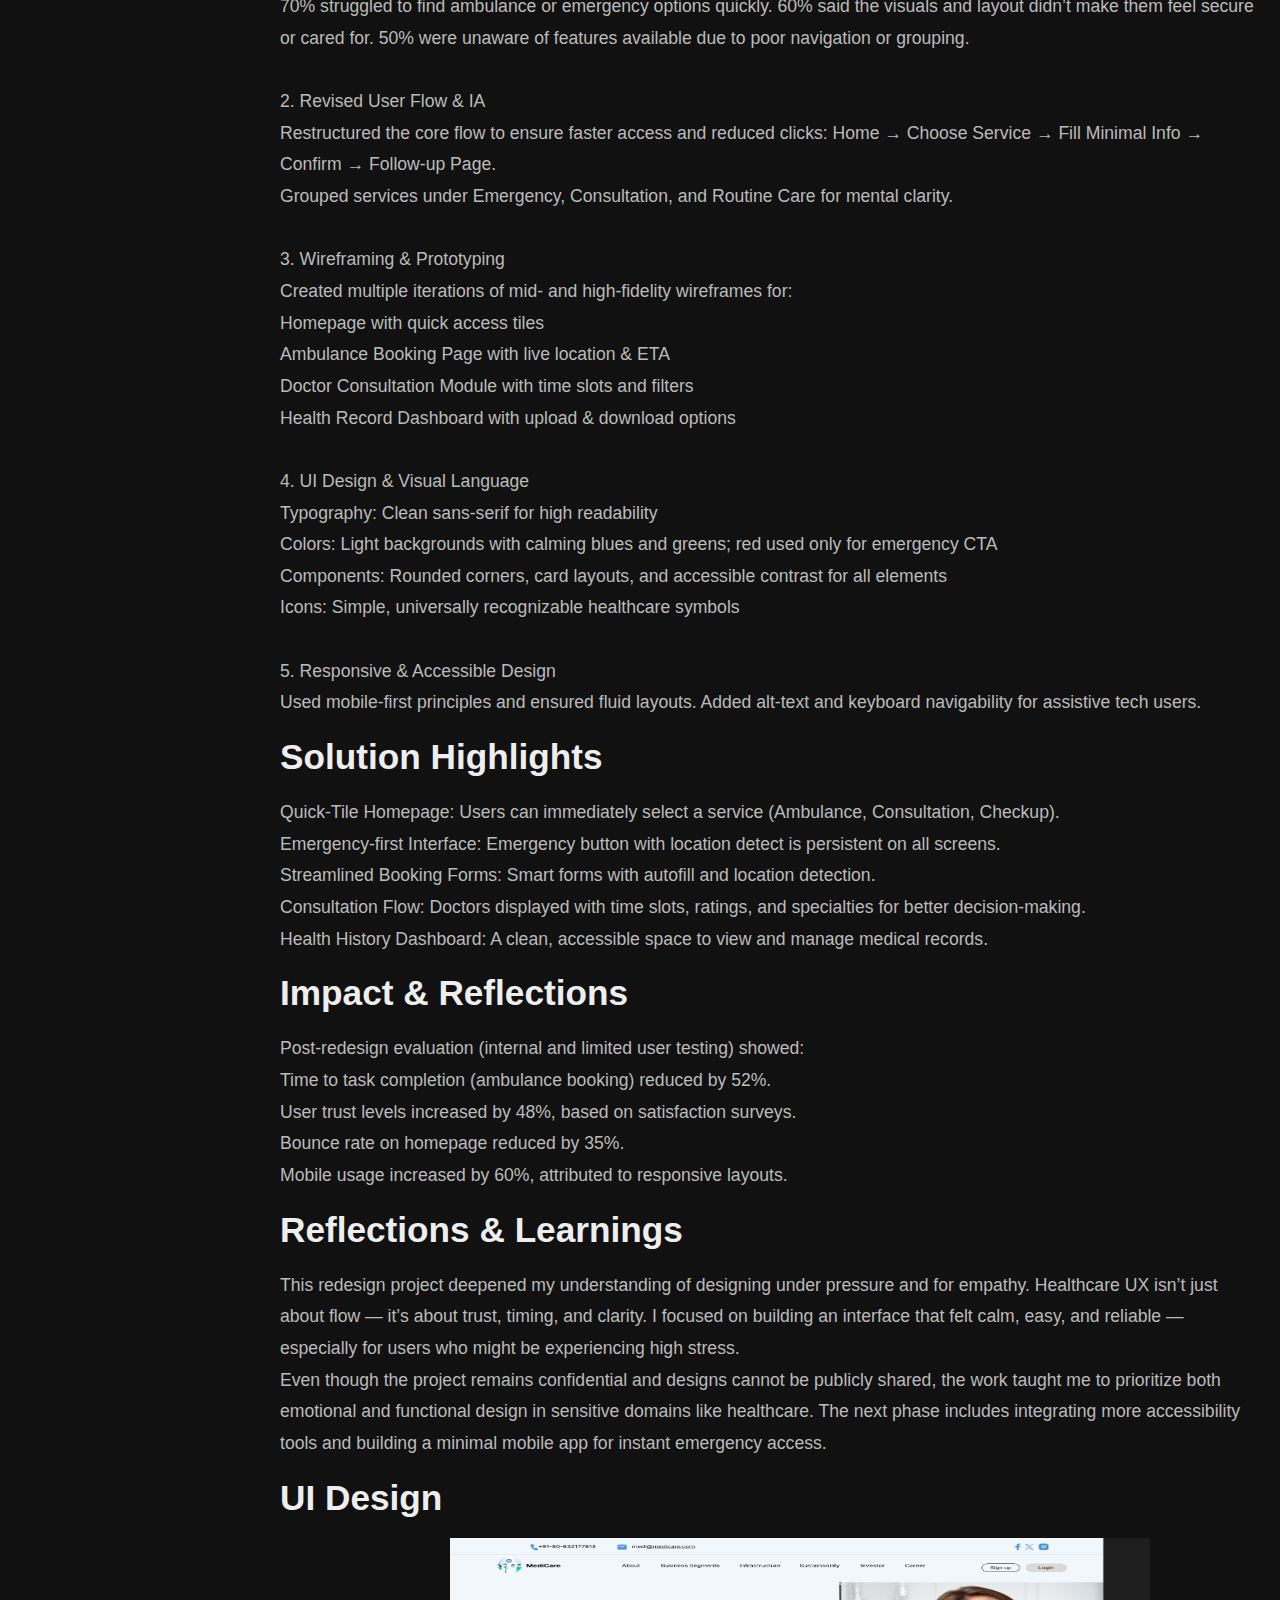
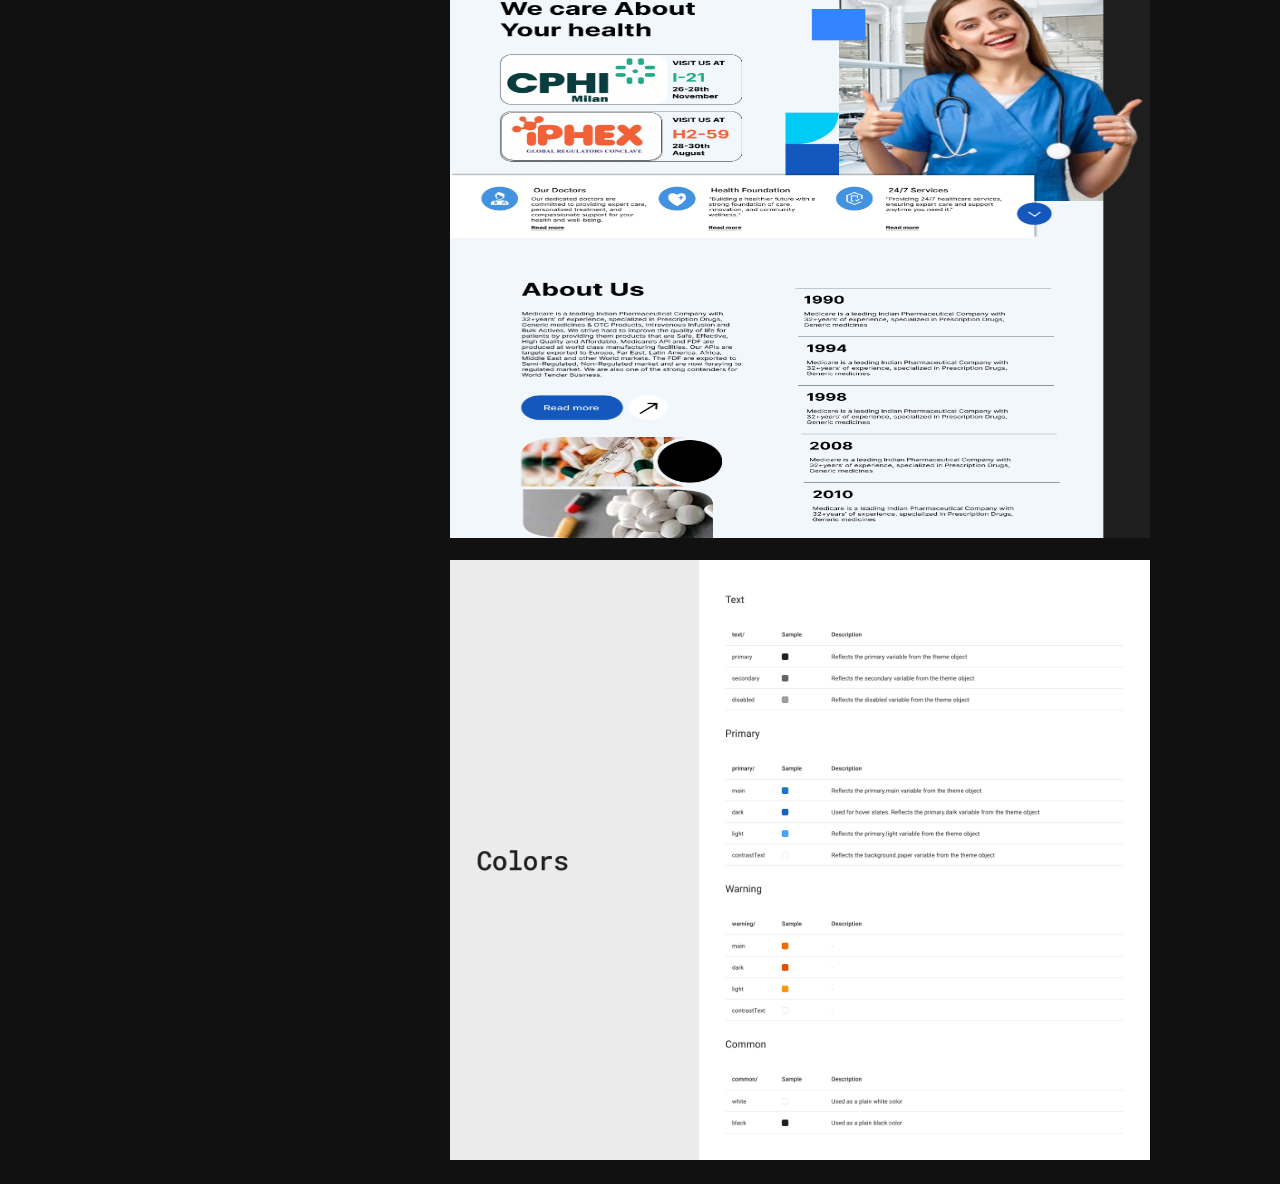
<file: Work3.html>
<!DOCTYPE html>
<html lang="en">

<head>
    <meta charset="UTF-8" />
    <meta name="viewport" content="width=device-width, initial-scale=1.0" />
    <title>Archie Agarwal — UXUI Designer</title>
    <link rel="stylesheet" href="work1.css" />
    <link rel="stylesheet" href="https://cdnjs.cloudflare.com/ajax/libs/font-awesome/6.4.0/css/all.min.css">

    <script defer src="index.js"></script>
</head>

<body>
    <div class="cursor-effect"></div>
    <div class="container">
        <aside class="sidebar">
            <div class="profile">
                <h2>Archie Agarwal</h2>
                <p>UXUI Designer</p>
                <br><br>
            </div>
            <nav class="nav-links">
                <a href="index.html"><span>🏠</span> Home</a>
                <!-- <hr> -->
                <a href="work.html"><span>🧩</span> Work</a>
                <!-- <hr> -->
                <a href="index.html"><span>👤</span> About</a>
                <!-- <hr> -->
                <a href="index.html"><span>🌟</span> Life</a>
                <!-- <hr> -->
                <a href="index.html"><span>📄</span> Resume</a>
                <!-- <hr> -->
                <a href="index.html"><span>📄</span> Contact</a>
                <!-- <hr> -->
            </nav>
        </aside>
        <main class="main-content">
            <section class="intro">
                <h1 style="font-size: xxxx-large;">Project: MediCare – Making Healthcare Access Simple & Human
                    <br>
                </h1>
                <h2>A UI/UX Design Case Study</h2>
                <br>
                <h1 style="font-size: xxxx-large;">Introduction</h1>
                <p>
                    In the digital healthcare space, users often find themselves lost in poorly structured interfaces,
                    unclear service flows, or disconnected tools. This project involved the redesign of an existing
                    healthcare website that offered essential services like ambulance booking, health checkups, and
                    online consultations — but lacked clarity, accessibility, and user trust.



                    <br>

                    As the lead UX/UI designer, I took on the challenge of rethinking the entire platform with a goal to
                    streamline the user experience, create visual harmony, and most importantly — ensure users could
                    access life-critical services with confidence and ease. The redesign aimed to improve usability,
                    responsiveness, and user trust, particularly during moments of stress or urgency.
                    <br>
                    <b>Note: Due to confidentiality agreements, the original platform name and designs cannot be
                        disclosed publicly.
                    </b>

                </p>
                <br>

                <h1 style="font-size: xxxx-large;">Problem Statement</h1>

                <p>
                    The existing platform had multiple usability and accessibility challenges:<br>

                    Overwhelming navigation: Services were not clearly grouped, leading to user confusion and
                    drop-offs.<br>

                    Lack of urgency flow: Emergency services like ambulance booking lacked priority visibility or
                    intuitive access.
                    <br>
                    Generic interface: The old design lacked warmth, clarity, and trust-building elements for a
                    healthcare audience.
                    <br>
                    Non-responsive layout: The website did not adapt well across devices, limiting accessibility for
                    mobile users.
                    <br>
                    Low visual hierarchy: Important CTAs and content areas were not distinguishable, delaying
                    decision-making.
                    <br>
                    These factors negatively impacted user retention, satisfaction, and task completion rates.

                </p>


                <br>
                <h1 style="font-size: xxxx-large;">Project Overview</h1>
                <p>
                    This redesign project focused on transforming the platform into a more user-centric, visually clean,
                    and purpose-driven interface, enabling users to:
                    <br>
                    Book ambulances quickly based on live location
                    <br>
                    Schedule health checkups with local verified providers
                    <br>
                    Consult doctors online with easy appointment setup
                    <br>
                    Access health reports and view service history
                    <br>
                    Receive alerts and reminders for booked services or prescriptions
                    <br>
                    The scope included a complete website redesign, with mobile responsiveness and visual accessibility
                    as top priorities.

                </p>
                <br>
                <h1 style="font-size: xxxx-large;">Design Approach</h1>
                <p>
                    Bring clarity and trust to the user experience<br>

                    Create clear service segmentation with minimal cognitive load<br>

                    Redesign the IA (Information Architecture) for easier discovery
                    <br>
                    Ensure mobile responsiveness and accessibility compliance (WCAG)
                    <br>
                    Add empathy to the interface — soft, clean, and comforting visual design


                </p>


                <br>
                <h1 style="font-size: xxxx-large;">Design Process</h1>
                <p>
                    1. UX Audit & User Interviews <br>
                    Conducted a full audit of the existing platform (heuristics, flow gaps, loading issues).<br>

                    Interviewed 15 users who had previously used the website for urgent or regular bookings.<br>

                    Key Insights:<br>

                    70% struggled to find ambulance or emergency options quickly.

                    60% said the visuals and layout didn’t make them feel secure or cared for.

                    50% were unaware of features available due to poor navigation or grouping.
                    <br>
                    <br>
                    2. Revised User Flow & IA<br>
                    Restructured the core flow to ensure faster access and reduced clicks:
                    Home → Choose Service → Fill Minimal Info → Confirm → Follow-up Page.<br>

                    Grouped services under Emergency, Consultation, and Routine Care for mental clarity.
                    <br>
                    <br>
                    3. Wireframing & Prototyping<br>
                    Created multiple iterations of mid- and high-fidelity wireframes for:<br>

                    Homepage with quick access tiles<br>

                    Ambulance Booking Page with live location & ETA<br>

                    Doctor Consultation Module with time slots and filters<br>

                    Health Record Dashboard with upload & download options
                    <br>
                    <br>

                    4. UI Design & Visual Language
                    <br>
                    Typography: Clean sans-serif for high readability<br>

                    Colors: Light backgrounds with calming blues and greens; red used only for emergency CTA<br>

                    Components: Rounded corners, card layouts, and accessible contrast for all elements<br>

                    Icons: Simple, universally recognizable healthcare symbols
                    <br>
                    <br>

                    5. Responsive & Accessible Design
                    <br>
                    Used mobile-first principles and ensured fluid layouts. Added alt-text and keyboard navigability for
                    assistive tech users.
                </p>
                <br>





                <h1 style="font-size: xxxx-large;">Solution Highlights</h1>

                <p>
                    Quick-Tile Homepage: Users can immediately select a service (Ambulance, Consultation, Checkup).<br>

                    Emergency-first Interface: Emergency button with location detect is persistent on all screens.<br>

                    Streamlined Booking Forms: Smart forms with autofill and location detection.<br>

                    Consultation Flow: Doctors displayed with time slots, ratings, and specialties for better
                    decision-making.<br>

                    Health History Dashboard: A clean, accessible space to view and manage medical records.



                </p>
                <br>
                <h1 style="font-size: xxxx-large;">Impact & Reflections</h1>
                <p>Post-redesign evaluation (internal and limited user testing) showed:<br>

                    Time to task completion (ambulance booking) reduced by 52%.<br>

                    User trust levels increased by 48%, based on satisfaction surveys. <br>

                    Bounce rate on homepage reduced by 35%.<br>

                    Mobile usage increased by 60%, attributed to responsive layouts.


                </p>

                <br>

                <h1 style="font-size: xxxx-large;">Reflections & Learnings</h1>
                <p>
                    This redesign project deepened my understanding of designing under pressure and for empathy.
                    Healthcare UX isn’t just about flow — it’s about trust, timing, and clarity. I focused on building
                    an interface that felt calm, easy, and reliable — especially for users who might be experiencing
                    high stress.

                    <br>
                    Even though the project remains confidential and designs cannot be publicly shared, the work taught
                    me to prioritize both emotional and functional design in sensitive domains like healthcare. The next
                    phase includes integrating more accessibility tools and building a minimal mobile app for instant
                    emergency access.

                </p>
                <br>

                <h1 style="font-size: xxxx-large;">UI Design</h1>
                <img src="m1.png" style="height: 600px; width: 700px; margin-left: 170px;"><br>
                <br>
                <img src="m2.png" style="height: 600px; width: 700px; margin-left: 170px;">

            </section>
        </main>

    </div>
</file>
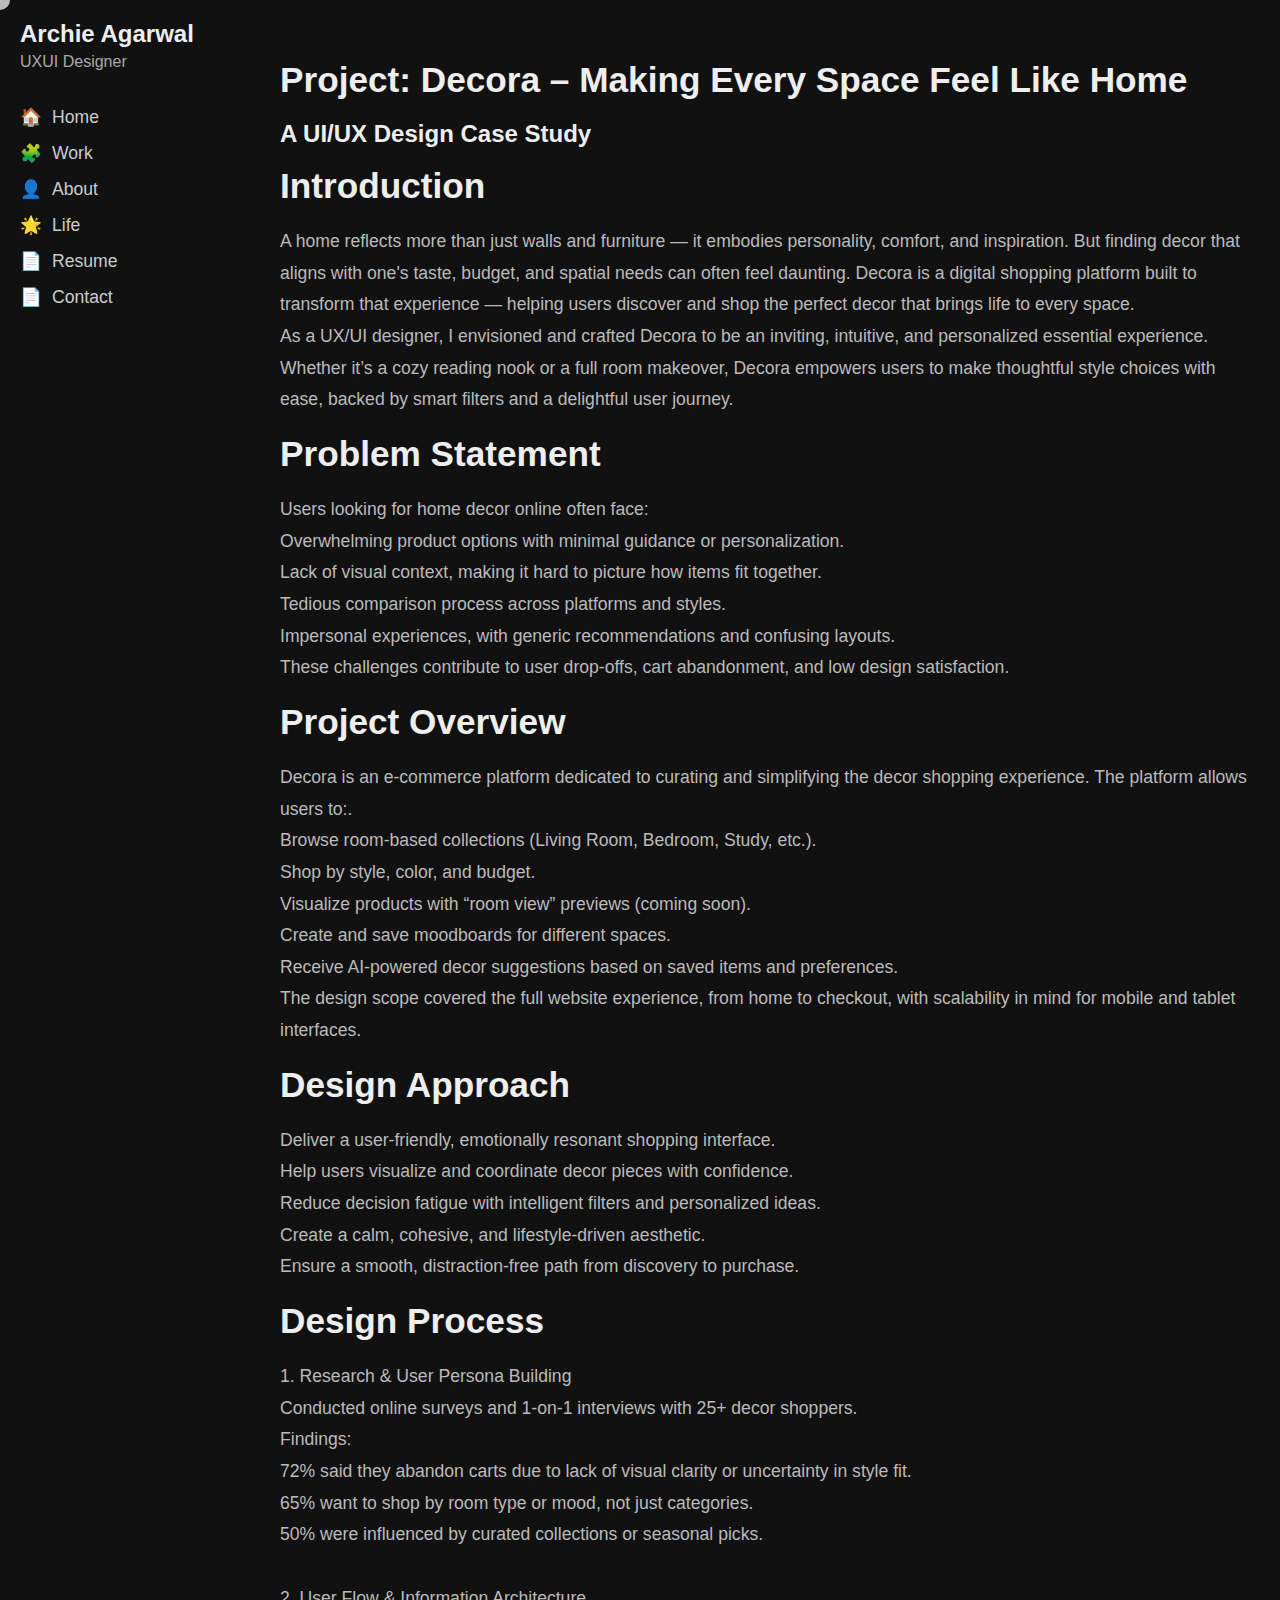
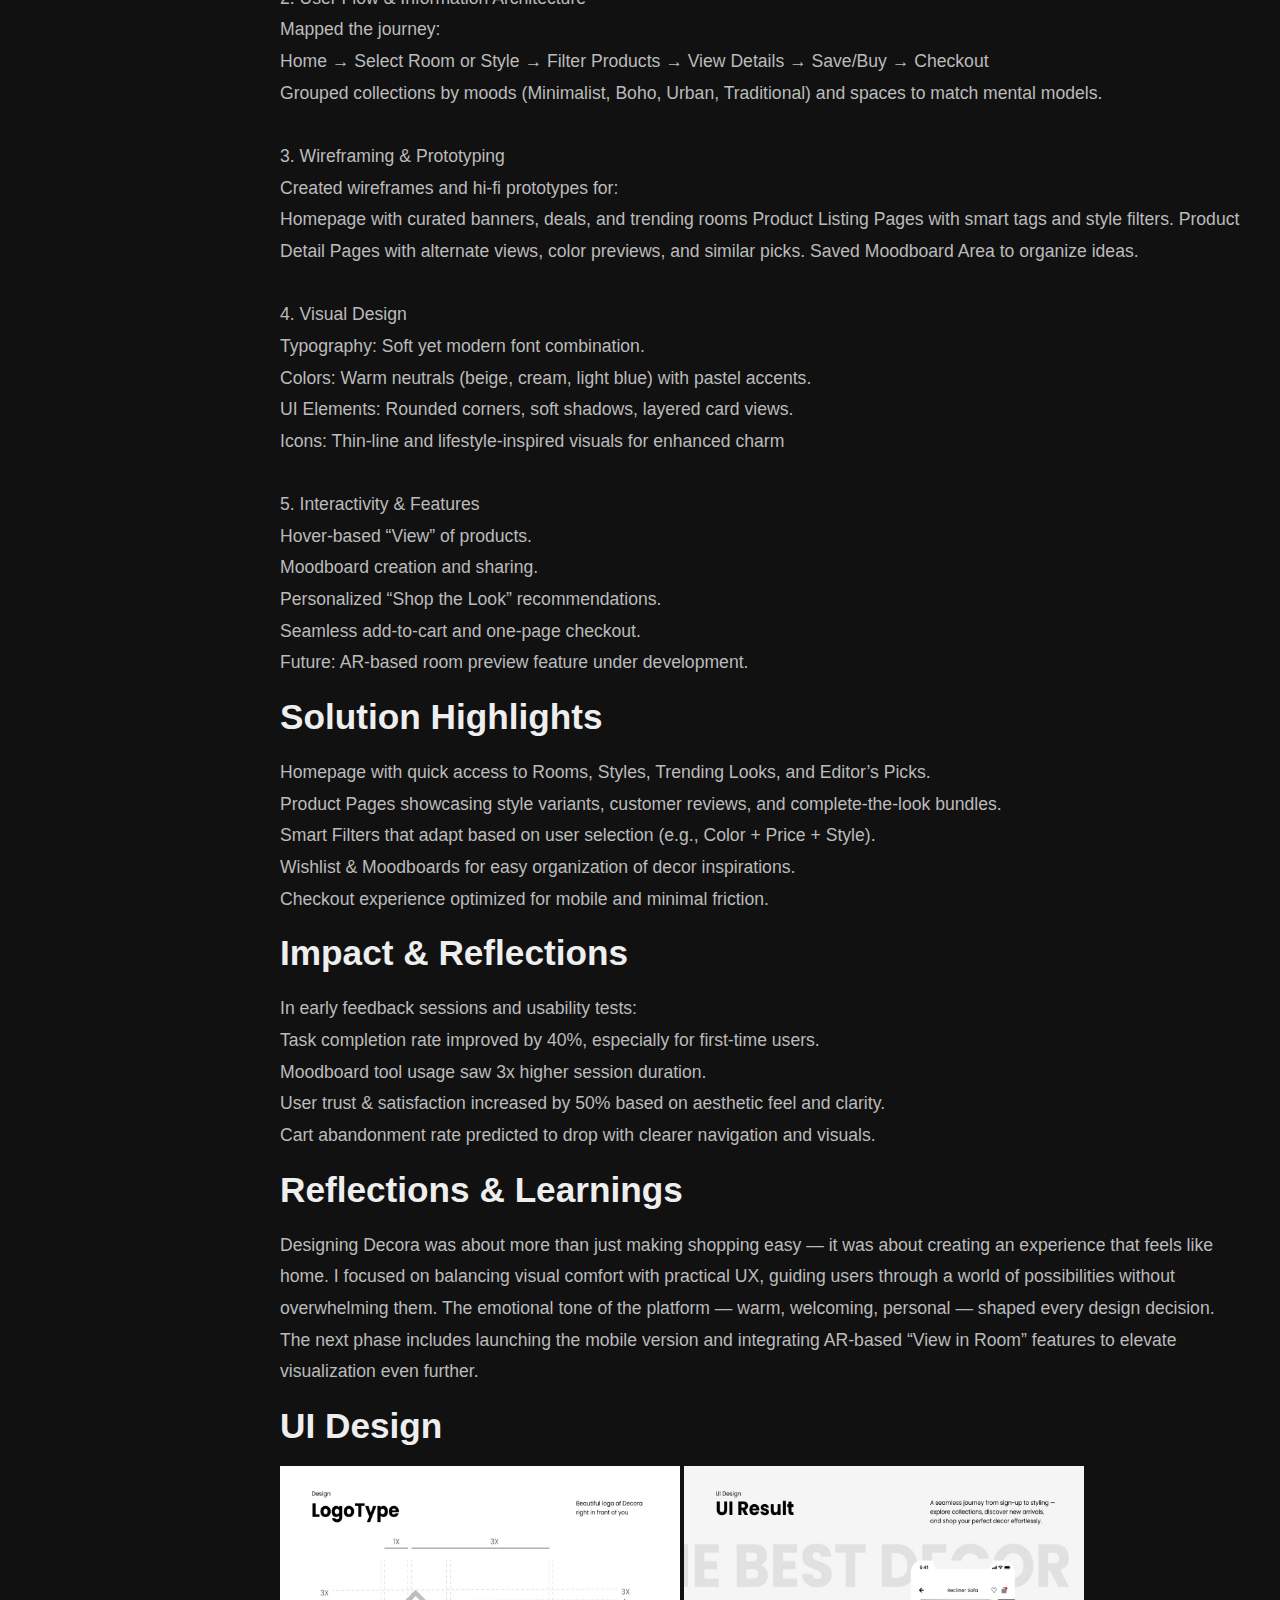
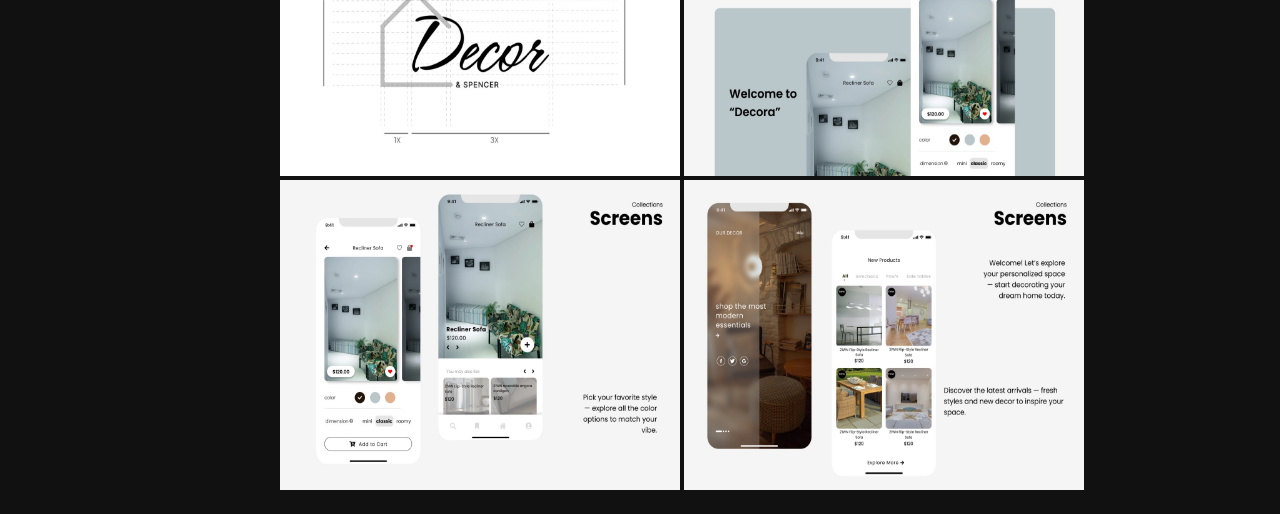
<file: Work4.html>
<!DOCTYPE html>
<html lang="en">

<head>
    <meta charset="UTF-8" />
    <meta name="viewport" content="width=device-width, initial-scale=1.0" />
    <title>Archie Agarwal — UXUI Designer</title>
    <link rel="stylesheet" href="work1.css" />
    <link rel="stylesheet" href="https://cdnjs.cloudflare.com/ajax/libs/font-awesome/6.4.0/css/all.min.css">

    <script defer src="index.js"></script>
</head>

<body>
    <div class="cursor-effect"></div>
    <div class="container">
        <aside class="sidebar">
            <div class="profile">
                <h2>Archie Agarwal</h2>
                <p>UXUI Designer</p>
                <br><br>
            </div>
            <nav class="nav-links">
                <a href="index.html"><span>🏠</span> Home</a>
                <!-- <hr> -->
                <a href="work.html"><span>🧩</span> Work</a>
                <!-- <hr> -->
                <a href="index.html"><span>👤</span> About</a>
                <!-- <hr> -->
                <a href="index.html"><span>🌟</span> Life</a>
                <!-- <hr> -->
                <a href="index.html"><span>📄</span> Resume</a>
                <!-- <hr> -->
                <a href="index.html"><span>📄</span> Contact</a>
                <!-- <hr> -->
            </nav>
        </aside>
        <main class="main-content">
            <section class="intro">
                <h1 style="font-size: xxxx-large;">Project: Decora – Making Every Space Feel Like Home

                    <br>
                </h1>
                <h2>A UI/UX Design Case Study</h2>
                <br>
                <h1 style="font-size: xxxx-large;">Introduction</h1>
                <p>
                    A home reflects more than just walls and furniture — it embodies personality, comfort, and
                    inspiration. But finding decor that aligns with one's taste, budget, and spatial needs can often
                    feel daunting. Decora is a digital shopping platform built to transform that experience — helping
                    users discover and shop the perfect decor that brings life to every space.




                    <br>
                    As a UX/UI designer, I envisioned and crafted Decora to be an inviting, intuitive, and personalized
                    essential experience. Whether it’s a cozy reading nook or a full room makeover, Decora empowers users
                    to make thoughtful style choices with ease, backed by smart filters and a delightful user journey.
                </p>
                <br>

                <h1 style="font-size: xxxx-large;">Problem Statement</h1>

                <p>
                    Users looking for home decor online often face:<br>

                    Overwhelming product options with minimal guidance or personalization.<br>

                    Lack of visual context, making it hard to picture how items fit together.<br>

                    Tedious comparison process across platforms and styles.<br>

                    Impersonal experiences, with generic recommendations and confusing layouts.<br>

                    These challenges contribute to user drop-offs, cart abandonment, and low design satisfaction.


                </p>


                <br>
                <h1 style="font-size: xxxx-large;">Project Overview</h1>
                <p>
                    Decora is an e-commerce platform dedicated to curating and simplifying the decor shopping
                    experience. The platform allows users to:.<br>

                    Browse room-based collections (Living Room, Bedroom, Study, etc.).<br>

                    Shop by style, color, and budget.<br>

                    Visualize products with “room view” previews (coming soon).<br>

                    Create and save moodboards for different spaces.<br>

                    Receive AI-powered decor suggestions based on saved items and preferences.<br>

                    The design scope covered the full website experience, from home to checkout, with scalability in
                    mind for mobile and tablet interfaces.


                </p>
                <br>
                <h1 style="font-size: xxxx-large;">Design Approach</h1>
                <p>
                    Deliver a user-friendly, emotionally resonant shopping interface.<br>

                    Help users visualize and coordinate decor pieces with confidence.<br>

                    Reduce decision fatigue with intelligent filters and personalized ideas.<br>

                    Create a calm, cohesive, and lifestyle-driven aesthetic.<br>

                    Ensure a smooth, distraction-free path from discovery to purchase.



                </p>


                <br>
                <h1 style="font-size: xxxx-large;">Design Process</h1>
                <p>
                    1. Research & User Persona Building<br>
                    Conducted online surveys and 1-on-1 interviews with 25+ decor shoppers.<br>

                    Findings:<br>

                    72% said they abandon carts due to lack of visual clarity or uncertainty in style fit.<br>

                    65% want to shop by room type or mood, not just categories.<br>

                    50% were influenced by curated collections or seasonal picks.<br>
                    <br>

                    2. User Flow & Information Architecture<br>

                    Mapped the journey:<br>
                    Home → Select Room or Style → Filter Products → View Details → Save/Buy → Checkout<br>

                    Grouped collections by moods (Minimalist, Boho, Urban, Traditional) and spaces to match mental
                    models.
                    <br>
                    <br>
                    3. Wireframing & Prototyping<br>
                    Created wireframes and hi-fi prototypes for:<br>

                    Homepage with curated banners, deals, and trending rooms

                    Product Listing Pages with smart tags and style filters.
                    Product Detail Pages with alternate views, color previews, and similar picks.

                    Saved Moodboard Area to organize ideas.
                    <br>
                    <br>

                    4. Visual Design<br>
                    Typography: Soft yet modern font combination.<br>

                    Colors: Warm neutrals (beige, cream, light blue) with pastel accents.<br>

                    UI Elements: Rounded corners, soft shadows, layered card views.<br>

                    Icons: Thin-line and lifestyle-inspired visuals for enhanced charm
                    <br>
                    <br>

                    5. Interactivity & Features<br>
                    Hover-based “View” of products.<br>

                    Moodboard creation and sharing.<br>

                    Personalized “Shop the Look” recommendations.<br>

                    Seamless add-to-cart and one-page checkout.<br>

                    Future: AR-based room preview feature under development.
                </p>
                <br>





                <h1 style="font-size: xxxx-large;">Solution Highlights</h1>

                <p>
                    Homepage with quick access to Rooms, Styles, Trending Looks, and Editor’s Picks.<br>

                    Product Pages showcasing style variants, customer reviews, and complete-the-look bundles.<br>

                    Smart Filters that adapt based on user selection (e.g., Color + Price + Style).<br>

                    Wishlist & Moodboards for easy organization of decor inspirations.<br>

                    Checkout experience optimized for mobile and minimal friction.




                </p>
                <br>
                <h1 style="font-size: xxxx-large;">Impact & Reflections</h1>
                <p>In early feedback sessions and usability tests:<br>

                    Task completion rate improved by 40%, especially for first-time users.<br>

                    Moodboard tool usage saw 3x higher session duration.<br>

                    User trust & satisfaction increased by 50% based on aesthetic feel and clarity.<br>

                    Cart abandonment rate predicted to drop with clearer navigation and visuals.



                </p>

                <br>

                <h1 style="font-size: xxxx-large;">Reflections & Learnings</h1>
                <p>
                    Designing Decora was about more than just making shopping easy — it was about creating an experience
                    that feels like home. I focused on balancing visual comfort with practical UX, guiding users through
                    a world of possibilities without overwhelming them. The emotional tone of the platform — warm,
                    welcoming, personal — shaped every design decision.
                    <br>
                    The next phase includes launching the mobile version and integrating AR-based “View in Room” features to elevate visualization even further.


                </p>
                <br>

                <h1 style="font-size: xxxx-large;">UI Design</h1>
                <img src="p5.jpg" style="height: 310px; width: 400px;">
                
                <img src="p4.jpg" style="height: 310px; width: 400px;">
                <img src="p3.jpg" style="height: 310px; width: 400px;">
                <img src="p1.jpg" style="height: 310px; width: 400px;">
                 

            </section>
        </main>

    </div>
</file>
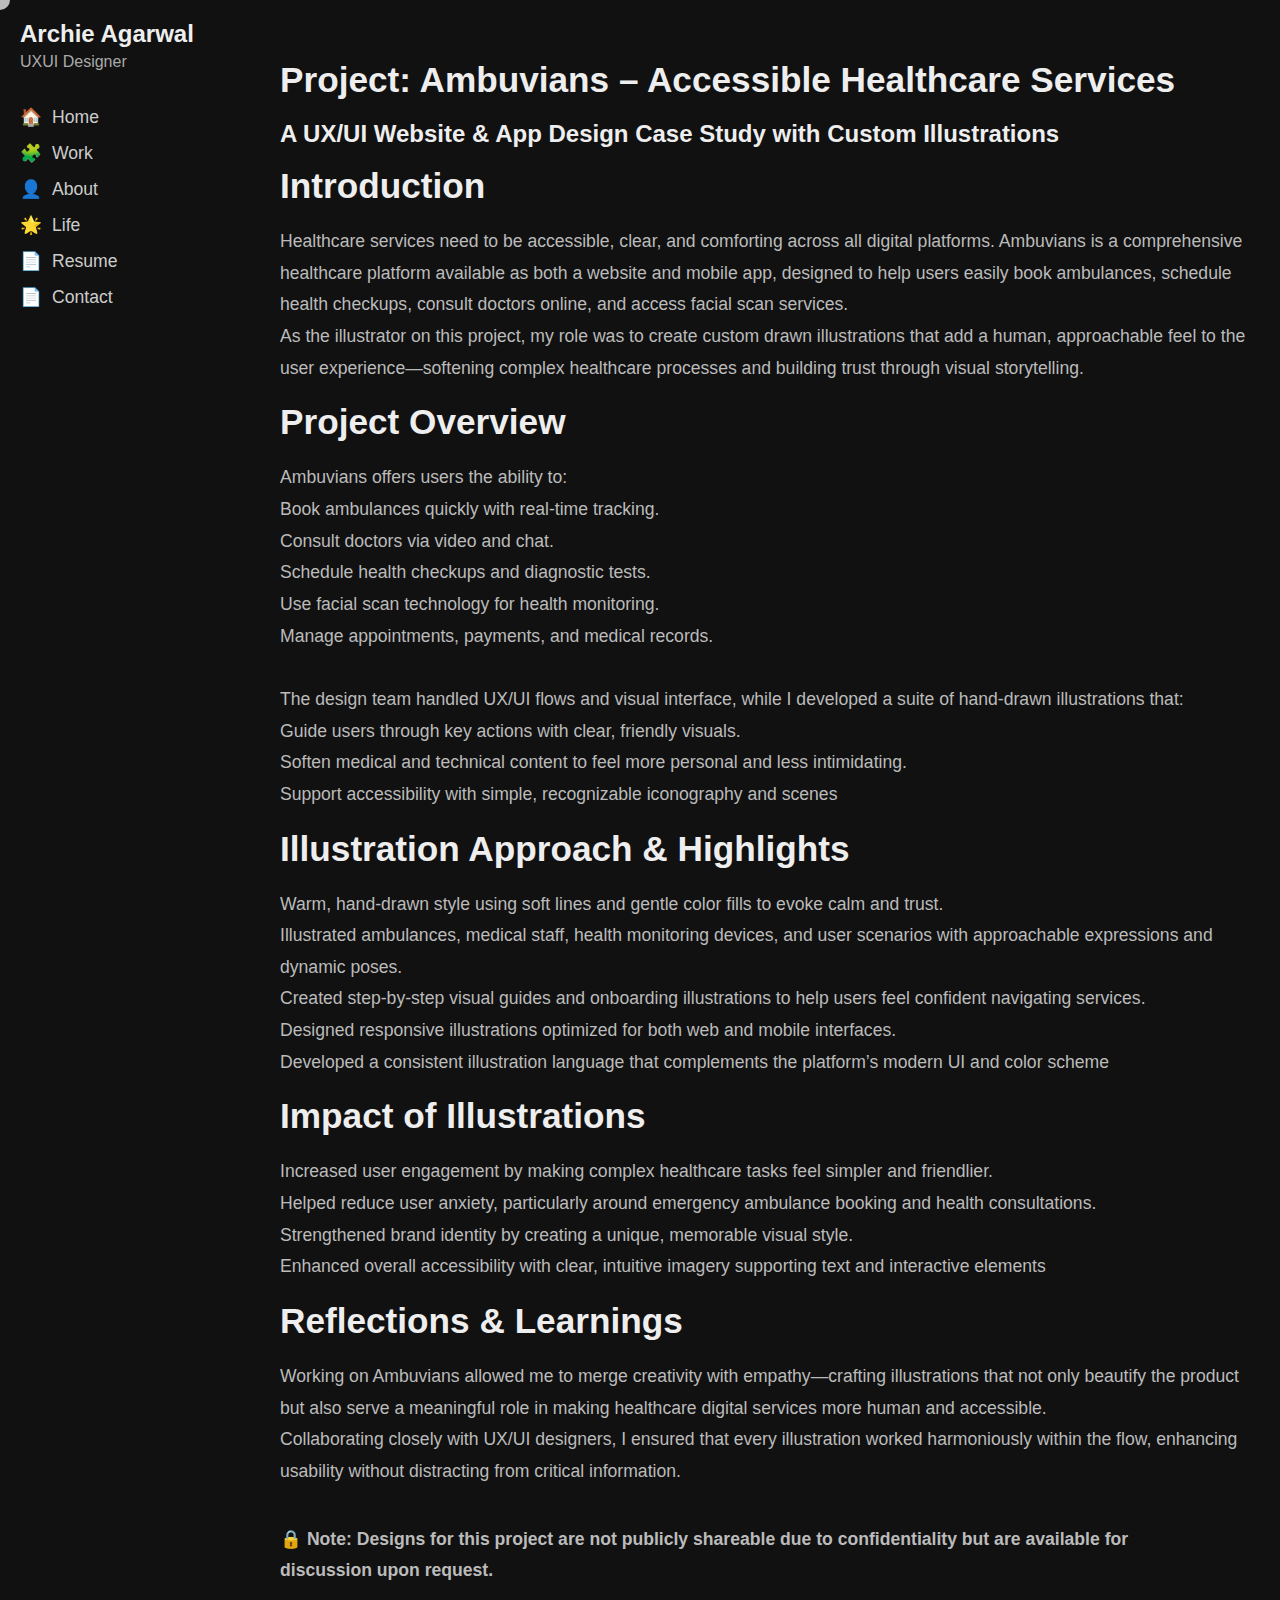
<file: Work5.html>
<!DOCTYPE html>
<html lang="en">

<head>
    <meta charset="UTF-8" />
    <meta name="viewport" content="width=device-width, initial-scale=1.0" />
    <title>Archie Agarwal — UXUI Designer</title>
    <link rel="stylesheet" href="work1.css" />
    <link rel="stylesheet" href="https://cdnjs.cloudflare.com/ajax/libs/font-awesome/6.4.0/css/all.min.css">

    <script defer src="index.js"></script>
</head>

<body>
    <div class="cursor-effect"></div>
    <div class="container">
        <aside class="sidebar">
            <div class="profile">
                <h2>Archie Agarwal</h2>
                <p>UXUI Designer</p>
                <br><br>
            </div>
            <nav class="nav-links">
                <a href="index.html"><span>🏠</span> Home</a>
                <!-- <hr> -->
                <a href="work.html"><span>🧩</span> Work</a>
                <!-- <hr> -->
                <a href="index.html"><span>👤</span> About</a>
                <!-- <hr> -->
                <a href="index.html"><span>🌟</span> Life</a>
                <!-- <hr> -->
                <a href="index.html"><span>📄</span> Resume</a>
                <!-- <hr> -->
                <a href="index.html"><span>📄</span> Contact</a>
                <!-- <hr> -->
            </nav>
        </aside>
        <main class="main-content">
            <section class="intro">
                <h1 style="font-size: xxxx-large;">Project: Ambuvians – Accessible Healthcare Services


                    <br>
                </h1>
                <h2>A UX/UI Website & App Design Case Study with Custom Illustrations
                </h2>
                <br>
                <h1 style="font-size: xxxx-large;">Introduction</h1>
                <p>
                    Healthcare services need to be accessible, clear, and comforting across all digital platforms.
                    Ambuvians is a comprehensive healthcare platform available as both a website and mobile app,
                    designed to help users easily book ambulances, schedule health checkups, consult doctors online, and
                    access facial scan services.





                    <br>
                    As the illustrator on this project, my role was to create custom drawn illustrations that add a
                    human, approachable feel to the user experience—softening complex healthcare processes and building
                    trust through visual storytelling.


                </p>
                <br>

                <h1 style="font-size: xxxx-large;">Project Overview</h1>

                <p>
                    Ambuvians offers users the ability to:<br>

                    Book ambulances quickly with real-time tracking.<br>

                    Consult doctors via video and chat.<br>

                    Schedule health checkups and diagnostic tests.<br>

                    Use facial scan technology for health monitoring.<br>

                    Manage appointments, payments, and medical records.<br>
                    <br>

                    The design team handled UX/UI flows and visual interface, while I developed a suite of hand-drawn
                    illustrations that:<br>


                    Guide users through key actions with clear, friendly visuals.<br>

                    Soften medical and technical content to feel more personal and less intimidating.<br>

                    Support accessibility with simple, recognizable iconography and scenes


                </p>


                <br>
                <h1 style="font-size: xxxx-large;">Illustration Approach & Highlights
                </h1>
                <p>
                    Warm, hand-drawn style using soft lines and gentle color fills to evoke calm and trust.<br>

                    Illustrated ambulances, medical staff, health monitoring devices, and user scenarios with
                    approachable expressions and dynamic poses.<br>

                    Created step-by-step visual guides and onboarding illustrations to help users feel confident
                    navigating services.<br>

                    Designed responsive illustrations optimized for both web and mobile interfaces.<br>

                    Developed a consistent illustration language that complements the platform’s modern UI and color
                    scheme




                </p>
                <br>
                <h1 style="font-size: xxxx-large;">Impact of Illustrations
                </h1>
                <p>
                    Increased user engagement by making complex healthcare tasks feel simpler and friendlier.<br>

                    Helped reduce user anxiety, particularly around emergency ambulance booking and health
                    consultations.<br>

                    Strengthened brand identity by creating a unique, memorable visual style.<br>

                    Enhanced overall accessibility with clear, intuitive imagery supporting text and interactive
                    elements




                </p>


                <br>

                <h1 style="font-size: xxxx-large;">Reflections & Learnings</h1>
                <p>
                    Working on Ambuvians allowed me to merge creativity with empathy—crafting illustrations that not
                    only beautify the product but also serve a meaningful role in making healthcare digital services
                    more human and accessible.

                    <br>
                    Collaborating closely with UX/UI designers, I ensured that every illustration worked harmoniously
                    within the flow, enhancing usability without distracting from critical information.


                </p>
                <br>
                <br>
                <p><b>🔒 Note: Designs for this project are not publicly shareable due to confidentiality but are available for discussion upon request.</b></p>

              


            </section>
        </main>

    </div>
</file>
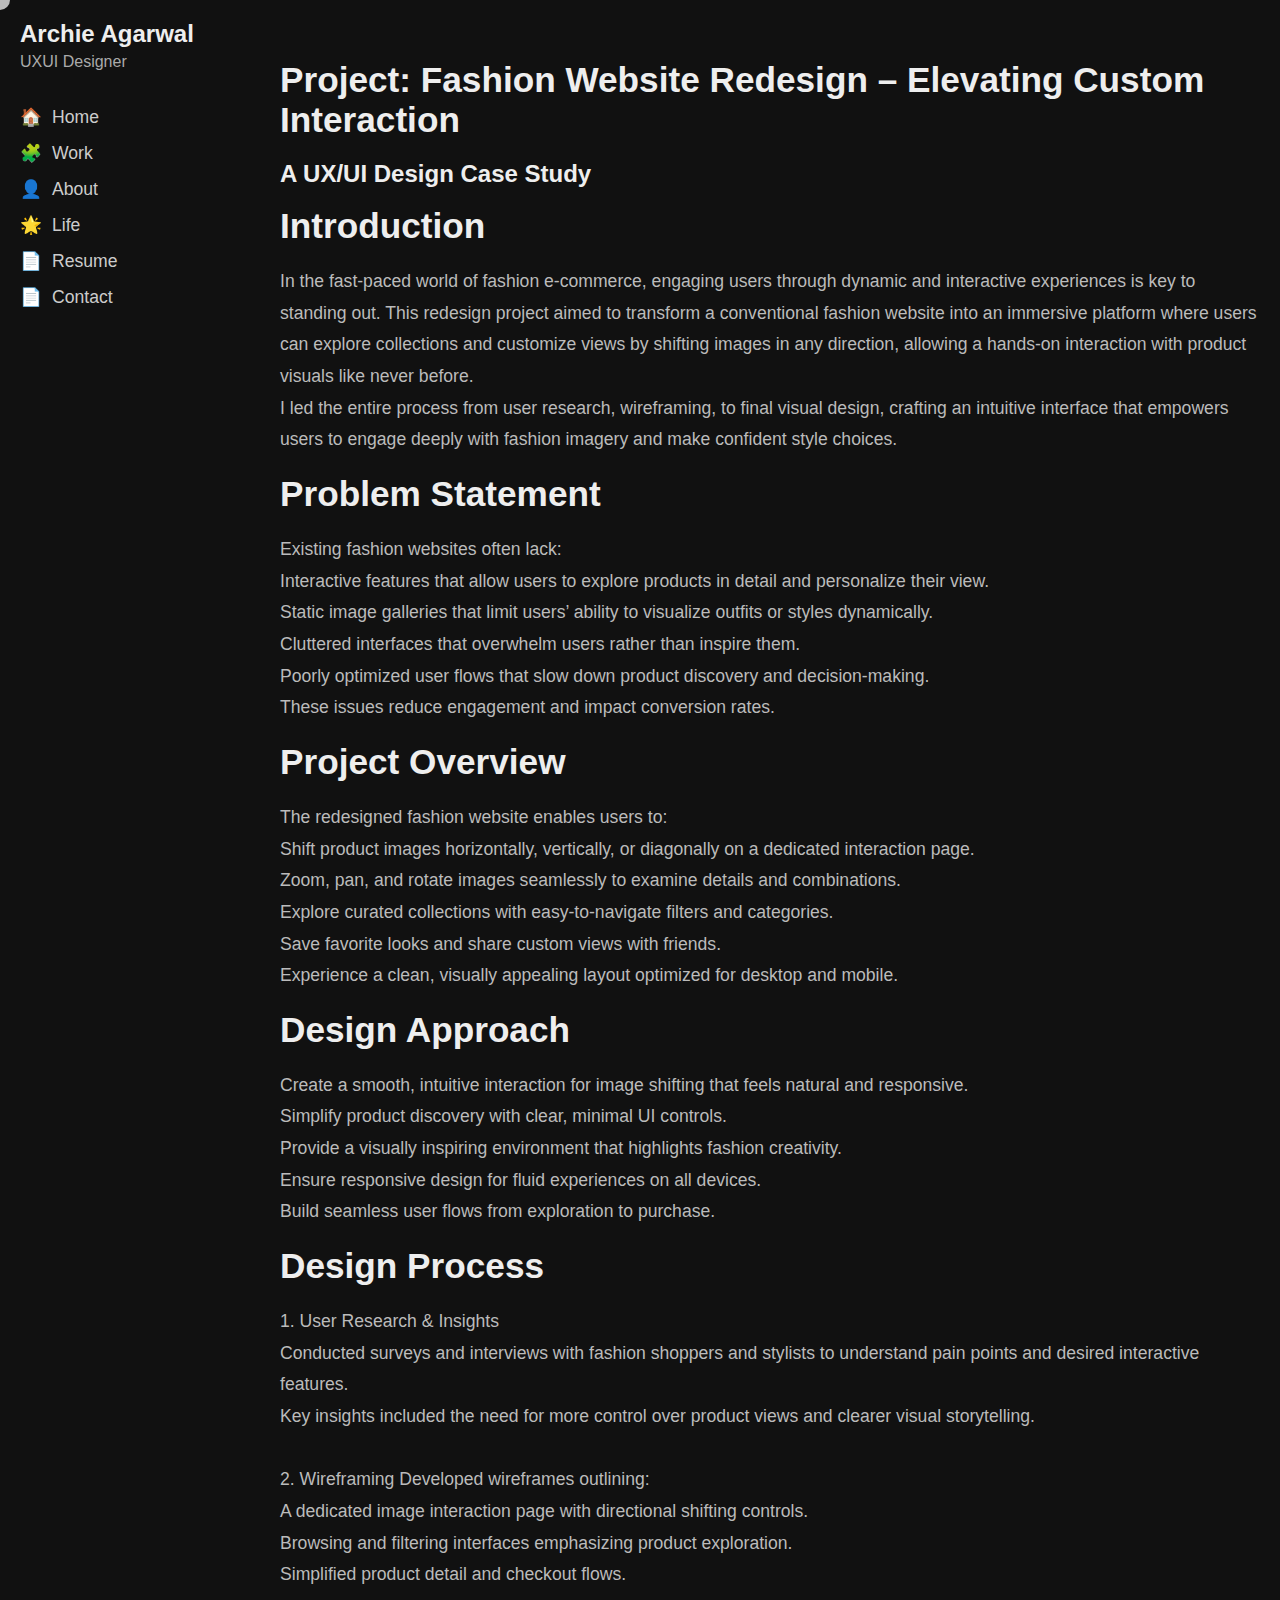
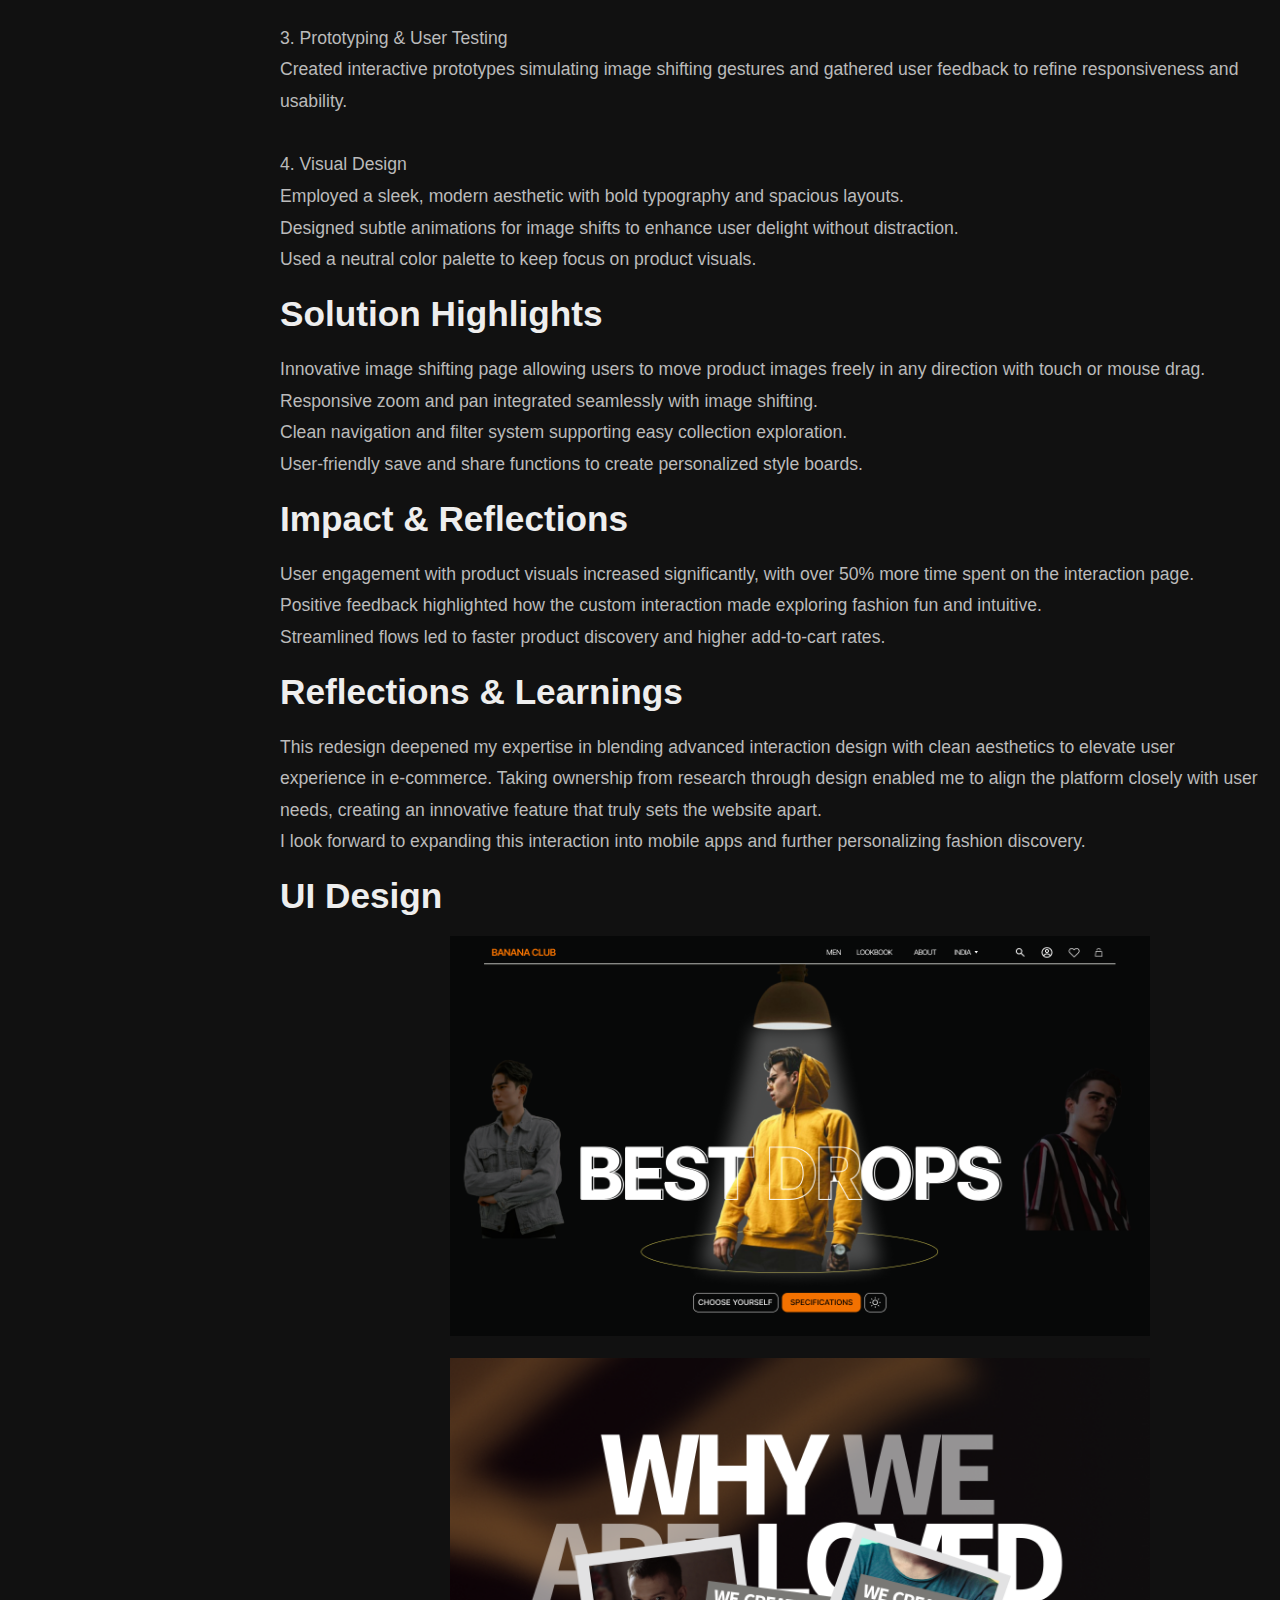
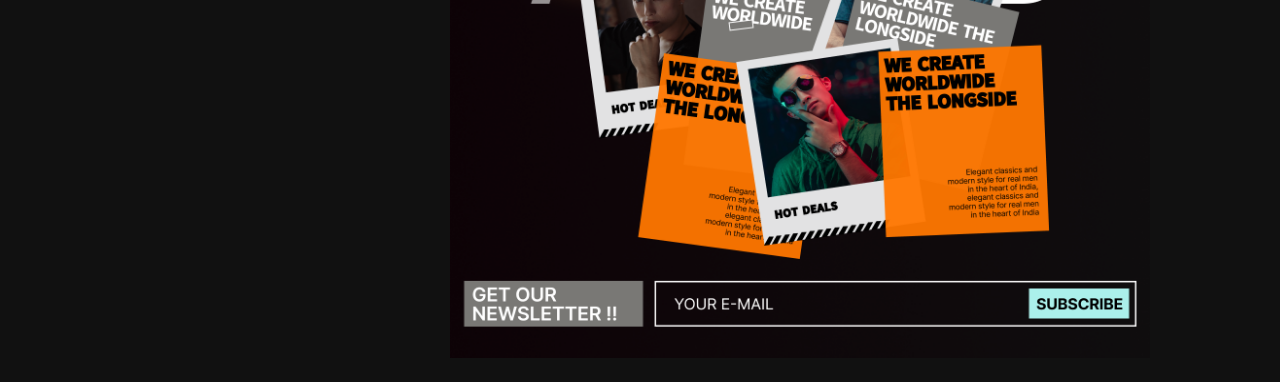
<file: Work6.html>
<!DOCTYPE html>
<html lang="en">

<head>
    <meta charset="UTF-8" />
    <meta name="viewport" content="width=device-width, initial-scale=1.0" />
    <title>Archie Agarwal — UXUI Designer</title>
    <link rel="stylesheet" href="work1.css" />
    <link rel="stylesheet" href="https://cdnjs.cloudflare.com/ajax/libs/font-awesome/6.4.0/css/all.min.css">

    <script defer src="index.js"></script>
</head>

<body>
    <div class="cursor-effect"></div>
    <div class="container">
        <aside class="sidebar">
            <div class="profile">
                <h2>Archie Agarwal</h2>
                <p>UXUI Designer</p>
                <br><br>
            </div>
            <nav class="nav-links">
                <a href="index.html"><span>🏠</span> Home</a>
                <!-- <hr> -->
                <a href="work.html"><span>🧩</span> Work</a>
                <!-- <hr> -->
                <a href="index.html"><span>👤</span> About</a>
                <!-- <hr> -->
                <a href="index.html"><span>🌟</span> Life</a>
                <!-- <hr> -->
                <a href="index.html"><span>📄</span> Resume</a>
                <!-- <hr> -->
                <a href="index.html"><span>📄</span> Contact</a>
                <!-- <hr> -->
            </nav>
        </aside>
        <main class="main-content">
            <section class="intro">
                <h1 style="font-size: xxxx-large;">Project: Fashion Website Redesign – Elevating Custom Interaction


                    <br>
                </h1>
                <h2>A UX/UI Design Case Study</h2>
                <br>
                <h1 style="font-size: xxxx-large;">Introduction</h1>
                <p>
                    In the fast-paced world of fashion e-commerce, engaging users through dynamic and interactive
                    experiences is key to standing out. This redesign project aimed to transform a conventional fashion
                    website into an immersive platform where users can explore collections and customize views by
                    shifting images in any direction, allowing a hands-on interaction with product visuals like never
                    before.
                    <br>
                    I led the entire process from user research, wireframing, to final visual design, crafting an
                    intuitive interface that empowers users to engage deeply with fashion imagery and make confident
                    style choices.

                </p>
                <br>

                <h1 style="font-size: xxxx-large;">Problem Statement</h1>

                <p>
                    Existing fashion websites often lack:<br>

                    Interactive features that allow users to explore products in detail and personalize their view.<br>

                    Static image galleries that limit users’ ability to visualize outfits or styles dynamically.<br>

                    Cluttered interfaces that overwhelm users rather than inspire them.<br>

                    Poorly optimized user flows that slow down product discovery and decision-making.<br>

                    These issues reduce engagement and impact conversion rates.



                </p>


                <br>
                <h1 style="font-size: xxxx-large;">Project Overview</h1>
                <p>
                    The redesigned fashion website enables users to:<br>

                    Shift product images horizontally, vertically, or diagonally on a dedicated interaction page.<br>

                    Zoom, pan, and rotate images seamlessly to examine details and combinations.<br>

                    Explore curated collections with easy-to-navigate filters and categories.<br>

                    Save favorite looks and share custom views with friends.<br>

                    Experience a clean, visually appealing layout optimized for desktop and mobile.



                </p>
                <br>
                <h1 style="font-size: xxxx-large;">Design Approach</h1>
                <p>
                    Create a smooth, intuitive interaction for image shifting that feels natural and responsive.<br>

                    Simplify product discovery with clear, minimal UI controls.<br>

                    Provide a visually inspiring environment that highlights fashion creativity.<br>

                    Ensure responsive design for fluid experiences on all devices.<br>

                    Build seamless user flows from exploration to purchase.




                </p>


                <br>
                <h1 style="font-size: xxxx-large;">Design Process</h1>
                <p>
                    1. User Research & Insights<br>
                    Conducted surveys and interviews with fashion shoppers and stylists to understand pain points and
                    desired interactive features.<br>

                    Key insights included the need for more control over product views and clearer visual
                    storytelling.<br>
                    <br>

                    2. Wireframing
                    Developed wireframes outlining:<br>

                    A dedicated image interaction page with directional shifting controls.<br>

                    Browsing and filtering interfaces emphasizing product exploration.<br>

                    Simplified product detail and checkout flows.<br><br>

                    3. Prototyping & User Testing<br>
                    Created interactive prototypes simulating image shifting gestures and gathered user feedback to
                    refine responsiveness and usability.<br>
                    <br>
                    4. Visual Design<br>
                    Employed a sleek, modern aesthetic with bold typography and spacious layouts.<br>

                    Designed subtle animations for image shifts to enhance user delight without distraction.<br>

                    Used a neutral color palette to keep focus on product visuals.


                </p>
                <br>





                <h1 style="font-size: xxxx-large;">Solution Highlights</h1>

                <p>
                    Innovative image shifting page allowing users to move product images freely in any direction with
                    touch or mouse drag.<br>

                    Responsive zoom and pan integrated seamlessly with image shifting.<br>

                    Clean navigation and filter system supporting easy collection exploration.<br>

                    User-friendly save and share functions to create personalized style boards.





                </p>
                <br>
                <h1 style="font-size: xxxx-large;">Impact & Reflections</h1>
                <p>User engagement with product visuals increased significantly, with over 50% more time spent on the
                    interaction page.<br>

                    Positive feedback highlighted how the custom interaction made exploring fashion fun and
                    intuitive.<br>

                    Streamlined flows led to faster product discovery and higher add-to-cart rates.




                </p>

                <br>

                <h1 style="font-size: xxxx-large;">Reflections & Learnings</h1>
                <p>
                    This redesign deepened my expertise in blending advanced interaction design with clean aesthetics to
                    elevate user experience in e-commerce. Taking ownership from research through design enabled me to
                    align the platform closely with user needs, creating an innovative feature that truly sets the
                    website apart.

                    <br>

                    I look forward to expanding this interaction into mobile apps and further personalizing
                    fashion discovery.


                </p>
                <br>

                <h1 style="font-size: xxxx-large;">UI Design</h1>
                <img src="f12.png" style="height: 400px; width: 700px; margin-left: 170px;">
                <br>
                <br>
                <img src="f13.png" style="height: 600px; width: 700px; margin-left: 170px;">
 


            </section>
        </main>

    </div>
</file>
<file: index.css>
* {
    margin: 0;
    padding: 0;
    box-sizing: border-box;
    cursor: none;
    /* justify-content: space-evenly; */
  }

  
  body {
    font-family: "Segoe UI", sans-serif;
    background-color: #111;
    color: #eee;
  }
  
  .container {
    display: flex;
    min-height: 100vh;
  }
  
  /* .sidebar {
    width: 250px;
    background: #1a1a1a;
    padding: 20px;
    display: flex;
    flex-direction: column;
    gap: 30px;
  }
   */

.sidebar {
  position: fixed;
  top: 0;
  left: 0;
  width: 240px;
  height: 100vh;
  background-color: #111;
  padding: 20px;
  overflow-y: auto;
}




  .profile h2 {
    font-size: 1.5em;
    margin-bottom: 5px;
  }
  
  .profile p {
    color: #aaa;
  }
  
  .nav-links {
    display: flex;
    flex-direction: column;
    gap: 15px;
  }
  
  .nav-links a {
    text-decoration: none;
    color: #ccc;
    font-size: 1.1em;
    display: flex;
    align-items: center;
    gap: 10px;
    transition: color 0.3s;
  }
  
  .nav-links a:hover {
    color: #00ff88;
  }
  
  /* .main-content {
    flex-grow: 1;
    padding: 40px;
  } */


.main-content {
  margin-left: 260px; /* matches sidebar width + small buffer */
  padding: 20px;
}

  .header {
    display: flex;
    align-items: center;
    justify-content: space-between;
  }
  
  .profile-img {
    border-radius: 10px;
    width: 200px;
  }
  
  .status {
    background: #004d00;
    color: #00ff88;
    padding: 10px 20px;
    border-radius: 10px;
    font-weight: bold;
  }
  
  .intro {
    margin-top: 40px;
  }
  
  .intro h1 {
    font-size: 2.2em;
    margin-bottom: 20px;
  }
  
  .intro p {
    font-size: 1.1em;
    line-height: 1.8;
    color: #bbb;
  }
  
  .social-links {
    margin-top: 20px;
    display: flex;
    gap: 20px;
  }
  
  .social-links a {
    font-size: 1.5em;
    color: #ccc;
    transition: color 0.3s;
  }
  
  .social-links a:hover {
    color: #00ff88;
  }

  .cursor-effect {
    position: fixed;
    top: 0;
    left: 0;
    width: 20px;
    height: 20px;
    background-color: #ccc; /* Light grey color */
    border-radius: 50%;
    pointer-events: none;
    mix-blend-mode: difference;
    transition: transform 0.08s ease;
    transform: translate(-50%, -50%);
    z-index: 1000;
  }
  
  

  .work-section {
    background-color: #121212;
    padding: 60px 40px;
    color: white;
    text-align: center;
    
    margin-top: -100px;
    margin-left: -46px;
  }
  
.work-section h2 {
  font-size: 2rem;
  margin-bottom: 20px;
}

  
.work-grid {
  display: flex;
  flex-wrap: wrap;
  gap: 20px; /* reduced spacing */
  justify-content: flex-start;
}
  
.work-card {
  background-color: #1a1a1a;
  border-radius: 12px;
  padding: 16px;
  width: 280px;
  /* height:280px ; */
  box-shadow: 0 4px 10px rgba(0,0,0,0.3);
  transition: transform 0.3s ease;
}
  
  .work-card:hover {
    transform: translateY(-5px);
  }
  
.work-card img {
  width: 100%;
  height: auto;
  border-radius: 8px;
}




  
 .project-type {
  color: #aaa;
  margin-top: 10px;
  font-size: 0.9rem;
}

.work-card h3 {
  color: #fff;
  font-size: 1.2rem;
  margin: 5px 0 0;
}

/* Button styling */
.view-all-btn {
  margin-top: 30px;
  padding: 10px 20px;
  font-size: 1rem;
  background-color: #fff;
  color: #000;
  border: none;
  border-radius: 6px;
  /* cursor: pointer; */
  transition: transform 0.3s ease;
}
  
  .view-all-btn:hover {
    background-color: #292929;
  }
  
  

/* .life-section { width: 130px; margin: 0 auto; color: #fff; } */
.life-section h2 {
  font-size: 2.4rem;
  margin-bottom: 30px;
}

/* ── cards row ─────────────────────────────────────── */
.life-cards {
  display: flex;
  gap: 32px;
  flex-wrap: wrap;
  margin-bottom: 60px;
  height: 15px;
  width: 900px;
  margin-left: 315px;
}
.life-card {
  flex: 1 1 calc(10% - 32px);  
  background: #1a1a1a;
  border: 1px solid #333;
  border-radius: 12px;
  padding: 30px 25px;
  box-shadow: 0 4px 10px rgba(0,0,0,.35);
  transition: transform .3s;
}
.life-card:hover { transform: translateY(-6px); }

.life-icon {
  font-size: 35px;
  color: #6466ff;   /* violet-blue accent */
  display: inline-block;
  margin-bottom: 18px;
}
.life-card h3 { font-size: 1.25rem; margin-bottom: 10px; }
.life-card p  { color: #cfcfcf; line-height: 1.6; }

/* ── carousel ───────────────────────────────────────── */

.carousel-container {
  width: 70%;
  margin: 20px auto;
  overflow: hidden;
  position: relative;
  border-radius: 16px;
  box-shadow: 0 0 20px rgba(0, 0, 0, 0.2);
  margin-left: 315px;
}

.carousel {
  display: flex;
  transition: transform 0.5s ease-in-out;
  width: 100%;
}

.carousel-image {
  flex: 0 0 100%;
  max-width: 100%;
  height: 400px;
  object-fit: cover;
}

.carousel-dots {
  text-align: center;
  margin-top: 10px;
}

.carousel-dots .dot {
  height: 12px;
  width: 12px;
  margin: 0 5px;
  background-color: #aaa;
  border-radius: 50%;
  display: inline-block;
  cursor: pointer;
}

.carousel-dots .dot.active {
  background-color: #fff;
}



/* tool */
.tool-stack {
  max-width: 1000px;
  margin: 0 auto;
  margin-left: 310px;
  margin-top: 109px;
}

.tool-stack h2 {
  font-size: 28px;
  margin-bottom: 30px;
  text-align: center;
}

.tools {
  display: flex;
  flex-wrap: wrap;
  gap: 20px;
  justify-content: center;
}

.tool-card {
  background-color: #1e1e1e;
  display: flex;
  align-items: center;
  gap: 15px;
  padding: 20px 25px;
  border-radius: 12px;
  min-width: 220px;
  box-shadow: 0 2px 8px rgba(255, 255, 255, 0.05);
  transition: transform 0.2s ease;
}

.tool-card:hover {
  transform: translateY(-4px);
}

.tool-card img {
  width: 90px;
  height: 80px;
}
</file>
<file: work1.css>
* {
    margin: 0;
    padding: 0;
    box-sizing: border-box;
    cursor: none;
  
  }
  
  body {
    font-family: "Segoe UI", sans-serif;
    background-color: #111;
    color: #eee;
  }
  
  .container {
    display: flex;
    min-height: 100vh;
  }
  
  /* .sidebar {
    width: 250px;
    background: #1a1a1a;
    padding: 20px;
    display: flex;
    flex-direction: column;
    gap: 30px;
  }
   */

.sidebar {
  position: fixed;
  top: 0;
  left: 0;
  width: 240px;
  height: 100vh;
  background-color: #111;
  padding: 20px;
  overflow-y: auto;
}




  .profile h2 {
    font-size: 1.5em;
    margin-bottom: 5px;
  }
  
  .profile p {
    color: #aaa;
  }
  
  .nav-links {
    display: flex;
    flex-direction: column;
    gap: 15px;
  }
  
  .nav-links a {
    text-decoration: none;
    color: #ccc;
    font-size: 1.1em;
    display: flex;
    align-items: center;
    gap: 10px;
    transition: color 0.3s;
  }
  
  .nav-links a:hover {
    color: #00ff88;
  }
  
  /* .main-content {
    flex-grow: 1;
    padding: 40px;
  } */


.main-content {
  margin-left: 260px; /* matches sidebar width + small buffer */
  padding: 20px;
}

  .header {
    display: flex;
    align-items: center;
    justify-content: space-between;
  }
  
  .profile-img {
    border-radius: 10px;
    width: 100px;
  }
  
  .status {
    background: #004d00;
    color: #00ff88;
    padding: 10px 20px;
    border-radius: 10px;
    font-weight: bold;
  }
  
  .intro {
    margin-top: 40px;
  }
  
  .intro h1 {
    font-size: 2.2em;
    margin-bottom: 20px;
  }
  
  .intro p {
    font-size: 1.1em;
    line-height: 1.8;
    color: #bbb;
  }
  
  .social-links {
    margin-top: 20px;
    display: flex;
    gap: 20px;
  }
  
  .social-links a {
    font-size: 1.5em;
    color: #ccc;
    transition: color 0.3s;
  }
  
  .social-links a:hover {
    color: #00ff88;
  }

  .cursor-effect {
    position: fixed;
    top: 0;
    left: 0;
    width: 20px;
    height: 20px;
    background-color: #ccc; /* Light grey color */
    border-radius: 50%;
    pointer-events: none;
    mix-blend-mode: difference;
    transition: transform 0.08s ease;
    transform: translate(-50%, -50%);
    z-index: 1000;
  }
  
  

  .work-section {
    background-color: #121212;
    padding: 60px 40px;
    color: white;
    text-align: center;
    
    margin-top: -600px;
    margin-left: -46px;
  }
  
.work-section h2 {
  font-size: 2rem;
  margin-bottom: 20px;
}

  
.work-grid {
  display: flex;
  flex-wrap: wrap;
  gap: 20px; /* reduced spacing */
  justify-content: flex-start;
}
  
.work-card {
  background-color: #1a1a1a;
  border-radius: 12px;
  padding: 16px;
  width: 280px;
  box-shadow: 0 4px 10px rgba(0,0,0,0.3);
  transition: transform 0.3s ease;
}
  
  .work-card:hover {
    transform: translateY(-5px);
  }
  
.work-card img {
  width: 100%;
  height: auto;
  border-radius: 8px;
}

.illus{
  width: 10px;
  height:10px;
}


  
 .project-type {
  color: #aaa;
  margin-top: 10px;
  font-size: 0.9rem;
}

.work-card h3 {
  color: #fff;
  font-size: 1.2rem;
  margin: 5px 0 0;
}

/* Button styling */
.view-all-btn {
  margin-top: 30px;
  padding: 10px 20px;
  font-size: 1rem;
  background-color: #fff;
  color: #000;
  border: none;
  border-radius: 6px;
  /* cursor: pointer; */
  transition: transform 0.3s ease;
}
  
  .view-all-btn:hover {
    background-color: #292929;
  }
  
  

/* .life-section { width: 130px; margin: 0 auto; color: #fff; } */
.life-section h2 {
  font-size: 2.4rem;
  margin-bottom: 30px;
}

/* ── cards row ─────────────────────────────────────── */
.life-cards {
  display: flex;
  gap: 32px;
  flex-wrap: wrap;
  margin-bottom: 60px;
  height: 15px;
  width: 900px;
  margin-left: 315px;
}
.life-card {
  flex: 1 1 calc(10% - 32px);  
  background: #1a1a1a;
  border: 1px solid #333;
  border-radius: 12px;
  padding: 30px 25px;
  box-shadow: 0 4px 10px rgba(0,0,0,.35);
  transition: transform .3s;
}
.life-card:hover { transform: translateY(-6px); }

.life-icon {
  font-size: 38px;
  color: #6466ff;   /* violet-blue accent */
  display: inline-block;
  margin-bottom: 18px;
}
.life-card h3 { font-size: 1.25rem; margin-bottom: 10px; }
.life-card p  { color: #cfcfcf; line-height: 1.6; }

/* ── carousel ───────────────────────────────────────── */

.carousel-container {
  width: 70%;
  margin: 20px auto;
  overflow: hidden;
  position: relative;
  border-radius: 16px;
  box-shadow: 0 0 20px rgba(0, 0, 0, 0.2);
  margin-left: 315px;
}

.carousel {
  display: flex;
  transition: transform 0.5s ease-in-out;
  width: 100%;
}

.carousel-image {
  flex: 0 0 100%;
  max-width: 100%;
  height: 400px;
  object-fit: cover;
}

.carousel-dots {
  text-align: center;
  margin-top: 10px;
}

.carousel-dots .dot {
  height: 12px;
  width: 12px;
  margin: 0 5px;
  background-color: #aaa;
  border-radius: 50%;
  display: inline-block;
  cursor: pointer;
}

.carousel-dots .dot.active {
  background-color: #fff;
}



/* tool */
.tool-stack {
  max-width: 1000px;
  margin: 0 auto;
  margin-left: 310px;
  margin-top: 109px;
}

.tool-stack h2 {
  font-size: 28px;
  margin-bottom: 30px;
  text-align: center;
}

.tools {
  display: flex;
  flex-wrap: wrap;
  gap: 20px;
  justify-content: center;
}

.tool-card {
  background-color: #1e1e1e;
  display: flex;
  align-items: center;
  gap: 15px;
  padding: 20px 25px;
  border-radius: 12px;
  min-width: 220px;
  box-shadow: 0 2px 8px rgba(255, 255, 255, 0.05);
  transition: transform 0.2s ease;
}

.tool-card:hover {
  transform: translateY(-4px);
}

.tool-card img {
  width: 80px;
  height: 80px;
}
</file>
